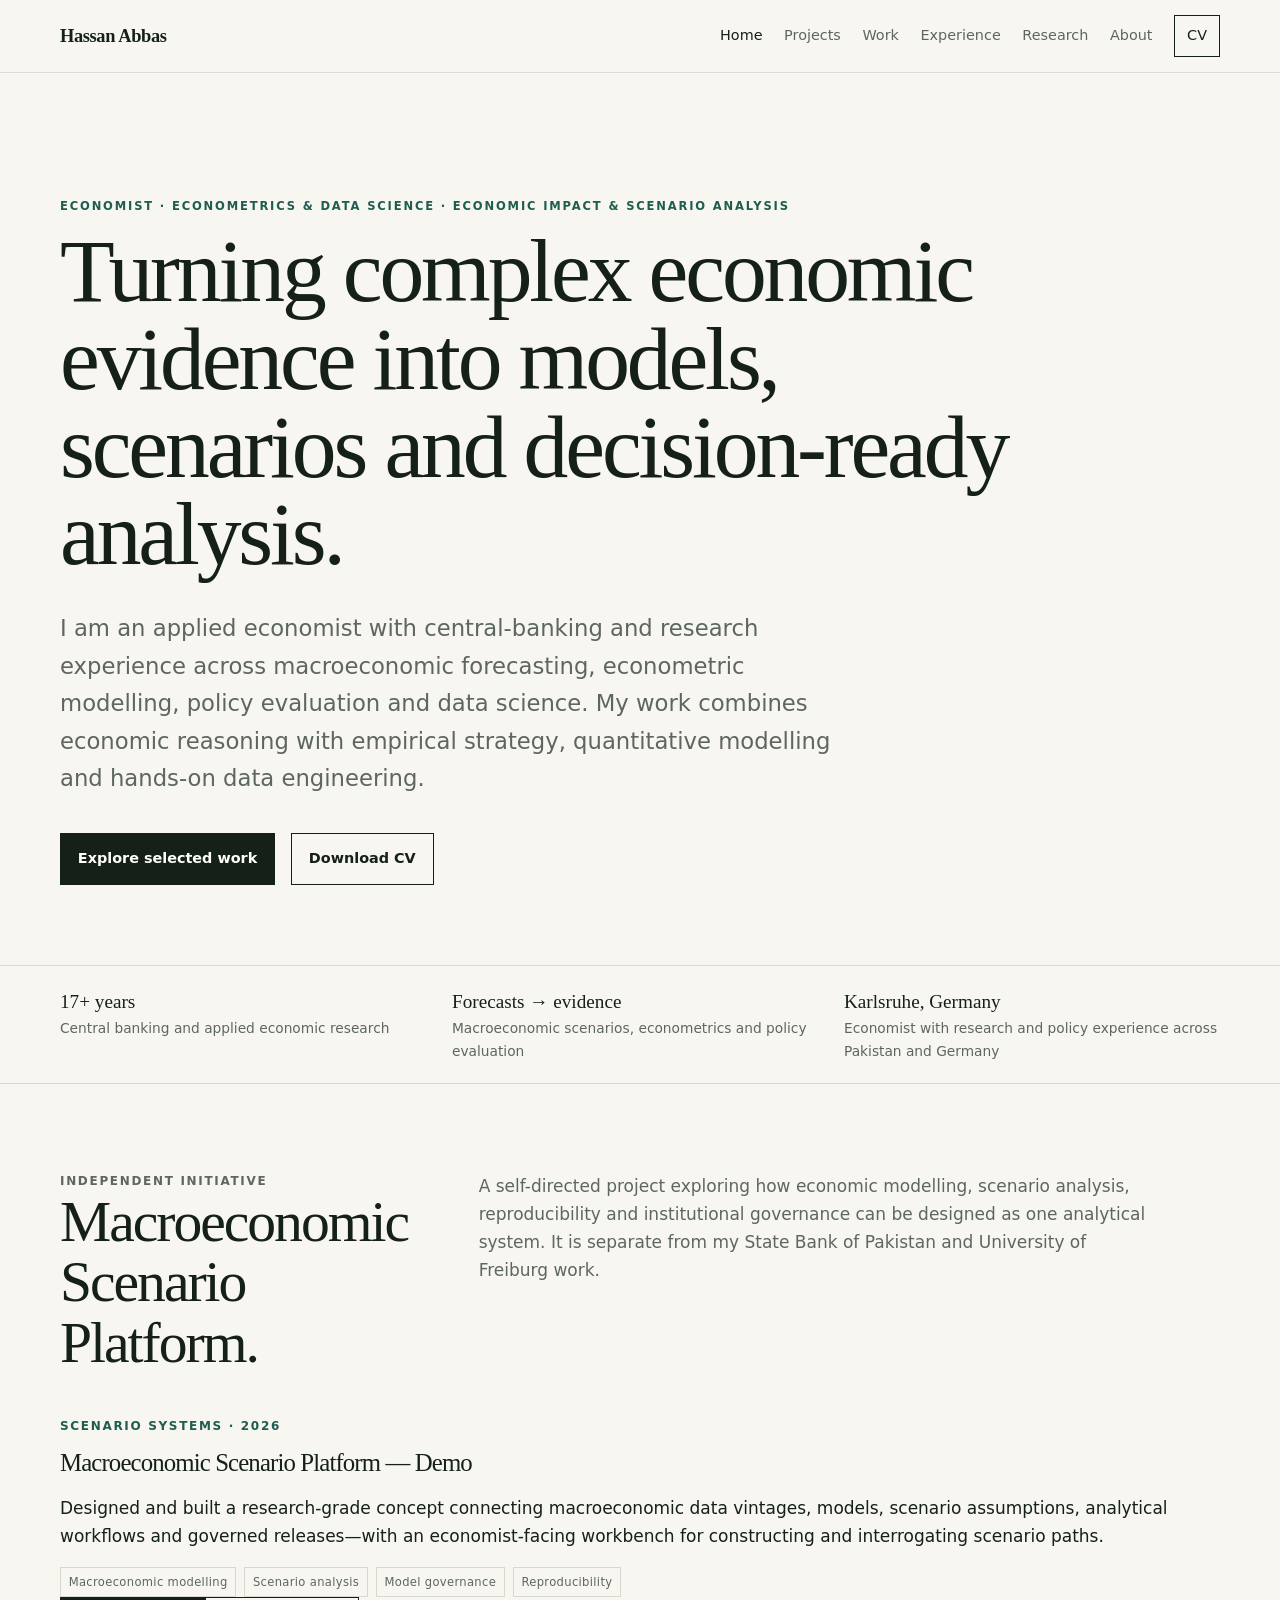
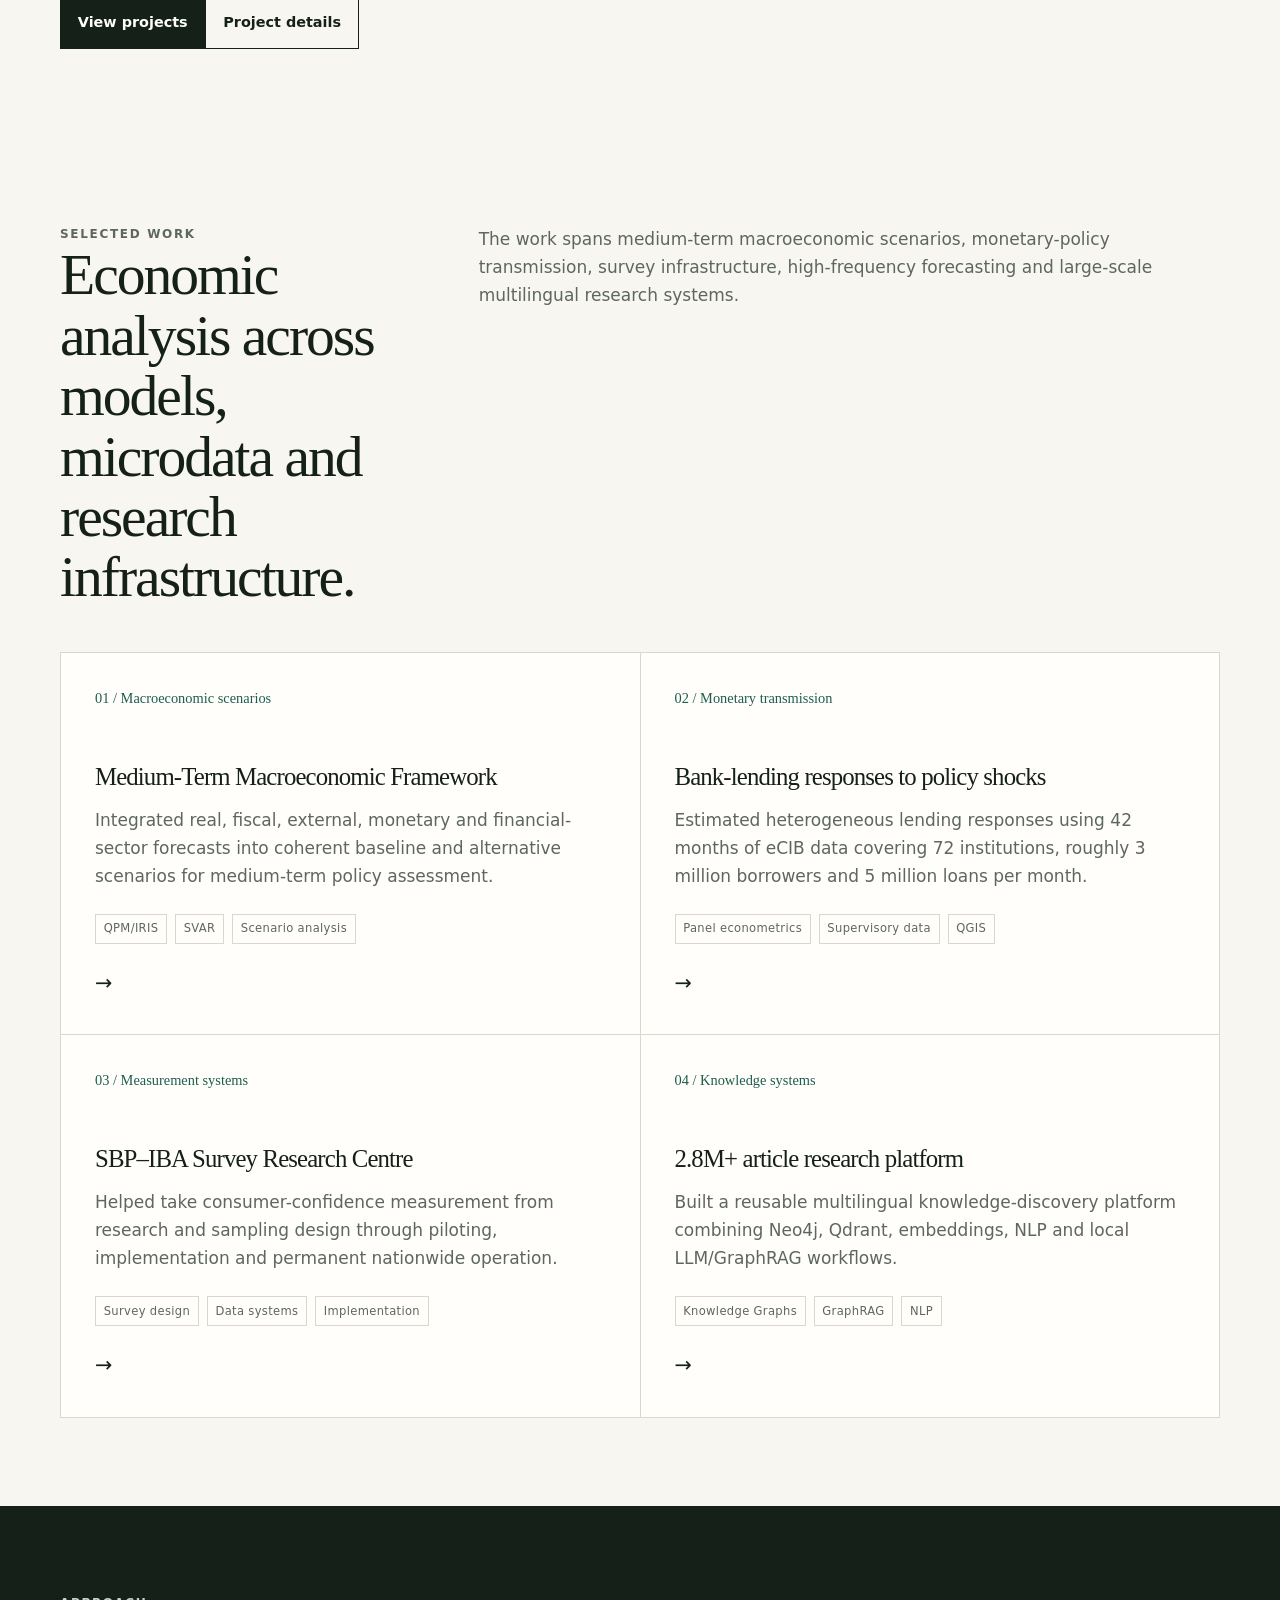
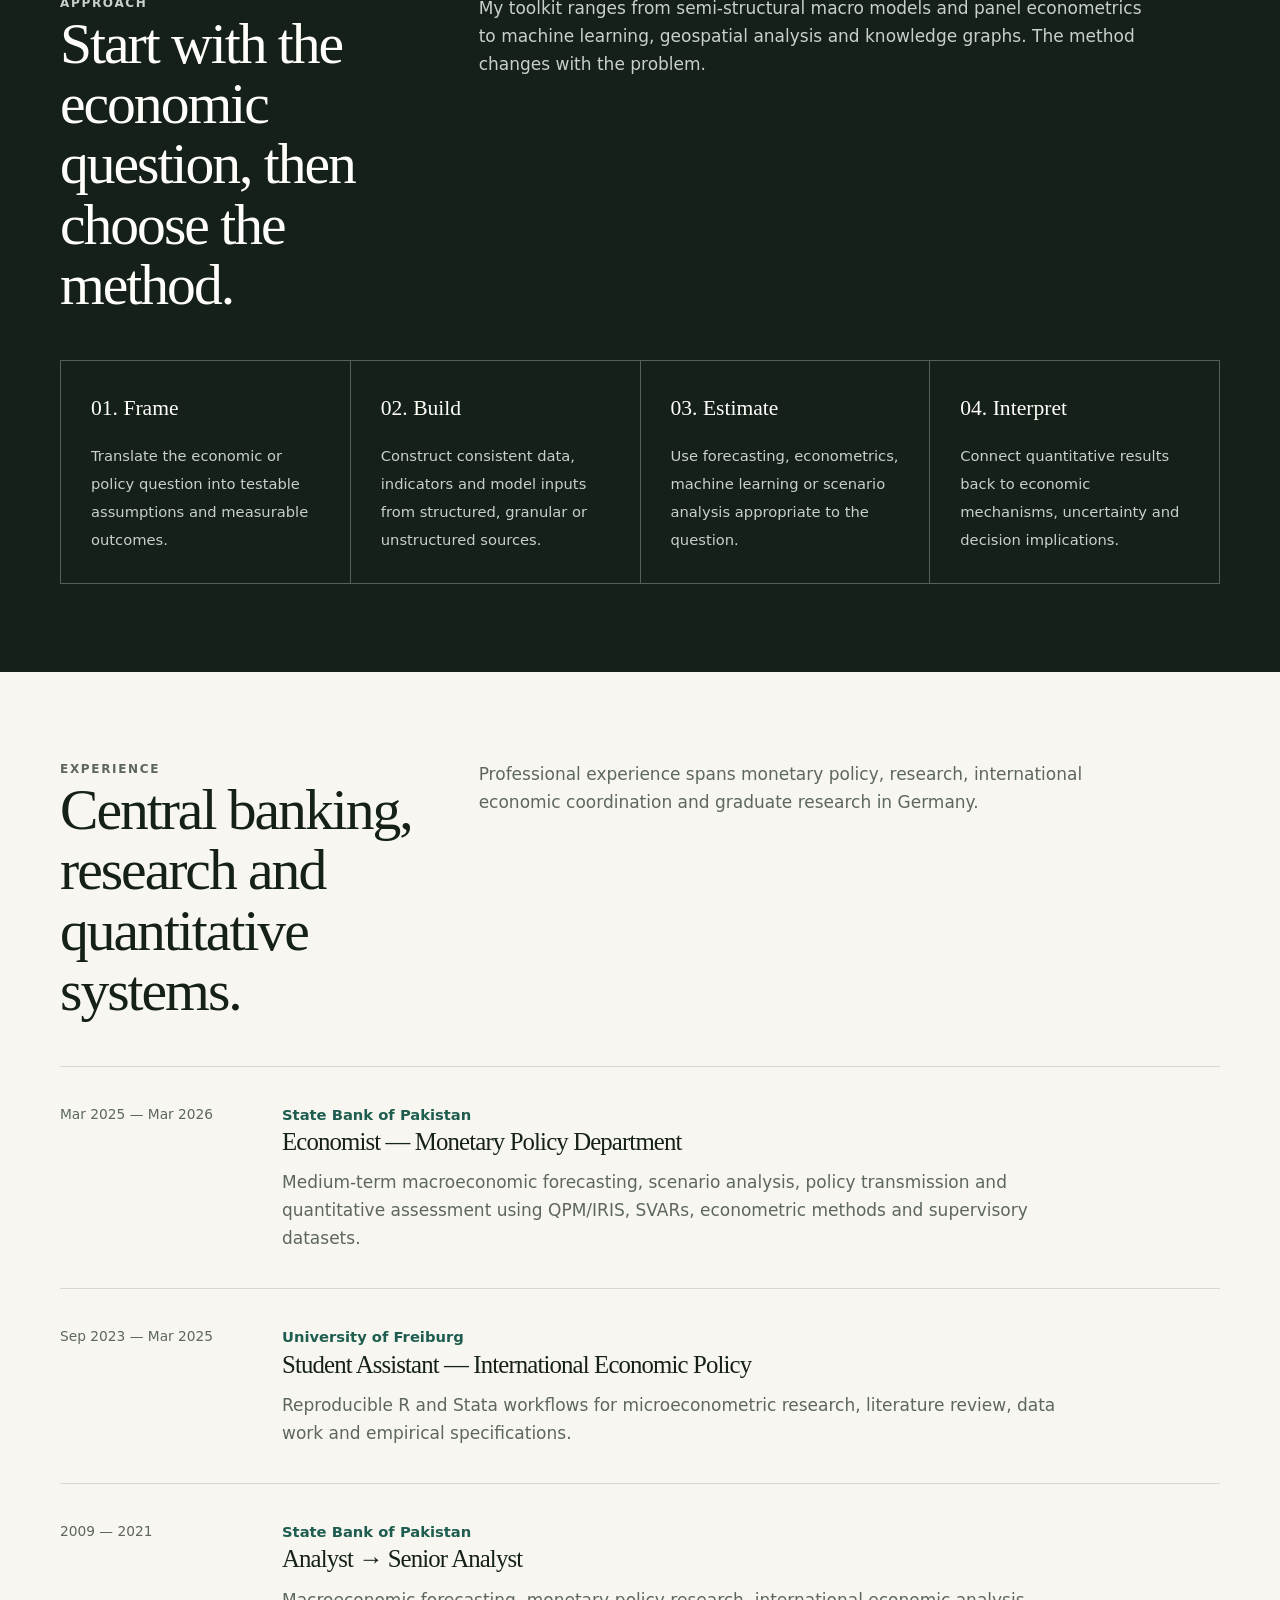
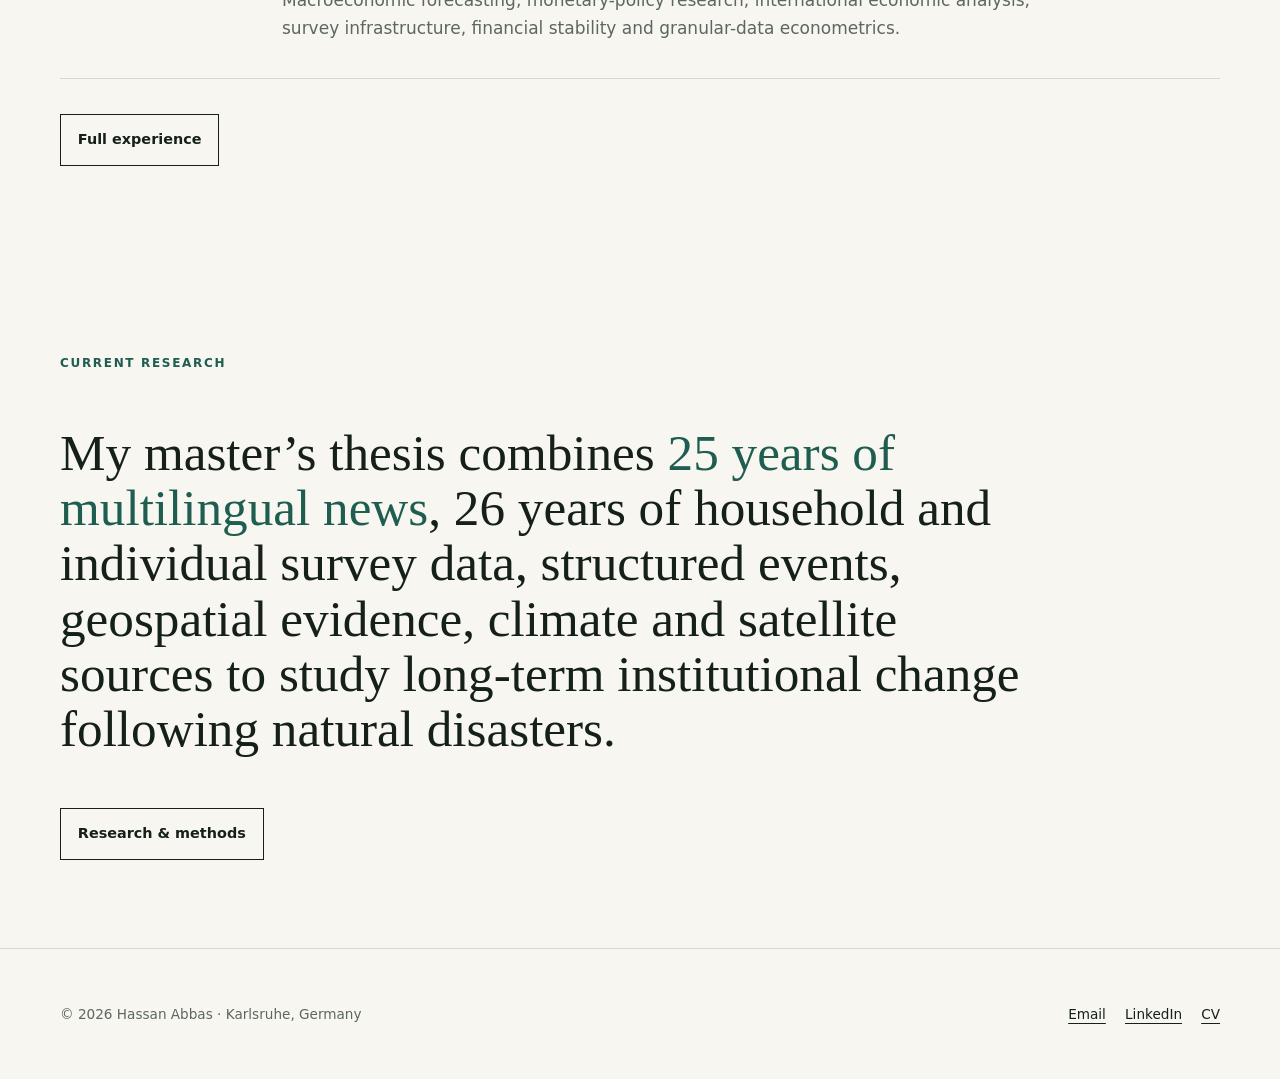
<file: index.html>
<!doctype html>
<html lang="en"><head><meta charset="utf-8"><meta name="viewport" content="width=device-width,initial-scale=1"><meta name="description" content="Hassan Abbas — applied economist working across econometrics, macroeconomic forecasting, scenario analysis, data science and policy evaluation."><title>Hassan Abbas — Economist | Econometrics, Data Science & Scenario Analysis</title><link rel="stylesheet" href="assets/styles.css"></head>
<body><a class="skip" href="#main">Skip to content</a>
<header><div class="wrap nav"><a class="brand" href="index.html">Hassan Abbas</a><button class="menu" aria-label="Toggle navigation" aria-expanded="false">☰</button><nav class="navlinks" aria-label="Primary"><a class="active" href="index.html">Home</a><a href="projects.html">Projects</a><a href="work.html">Work</a><a href="experience.html">Experience</a><a href="research.html">Research</a><a href="about.html">About</a><a class="cvlink" href="cv.html">CV</a></nav></div></header>
<main id="main">
<section class="hero"><div class="wrap"><p class="eyebrow">Economist · Econometrics & data science · Economic impact & scenario analysis</p><h1>Turning complex economic evidence into models, scenarios and decision-ready analysis.</h1><p class="lede">I am an applied economist with central-banking and research experience across macroeconomic forecasting, econometric modelling, policy evaluation and data science. My work combines economic reasoning with empirical strategy, quantitative modelling and hands-on data engineering.</p><div class="actions"><a class="btn primary" href="work.html">Explore selected work</a><a class="btn" href="cv/Hassan-Abbas-CV.pdf">Download CV</a></div></div></section>
<div class="meta-strip"><div class="wrap meta-grid"><div class="meta-item"><strong>17+ years</strong>Central banking and applied economic research</div><div class="meta-item"><strong>Forecasts → evidence</strong>Macroeconomic scenarios, econometrics and policy evaluation</div><div class="meta-item"><strong>Karlsruhe, Germany</strong>Economist with research and policy experience across Pakistan and Germany</div></div></div>
<section class="reveal independent-projects"><div class="wrap"><div class="section-head"><div><p class="kicker">Independent initiative</p><h2>Macroeconomic Scenario Platform.</h2></div><p>A self-directed project exploring how economic modelling, scenario analysis, reproducibility and institutional governance can be designed as one analytical system. It is separate from my State Bank of Pakistan and University of Freiburg work.</p></div><div class="feature-project"><div><p class="kicker">Scenario systems · 2026</p><h3>Macroeconomic Scenario Platform — Demo</h3><p>Designed and built a research-grade concept connecting macroeconomic data vintages, models, scenario assumptions, analytical workflows and governed releases—with an economist-facing workbench for constructing and interrogating scenario paths.</p><div class="tags"><span class="tag">Macroeconomic modelling</span><span class="tag">Scenario analysis</span><span class="tag">Model governance</span><span class="tag">Reproducibility</span></div></div><div class="feature-actions"><a class="btn primary" href="projects.html">View projects</a><a class="btn" href="macro-scenario-platform.html">Project details</a></div></div></div></section><section class="reveal"><div class="wrap"><div class="section-head"><div><p class="kicker">Selected work</p><h2>Economic analysis across models, microdata and research infrastructure.</h2></div><p>The work spans medium-term macroeconomic scenarios, monetary-policy transmission, survey infrastructure, high-frequency forecasting and large-scale multilingual research systems.</p></div><div class="work-grid">
<article class="work-card"><div class="num">01 / Macroeconomic scenarios</div><h3>Medium-Term Macroeconomic Framework</h3><p>Integrated real, fiscal, external, monetary and financial-sector forecasts into coherent baseline and alternative scenarios for medium-term policy assessment.</p><div class="tags"><span class="tag">QPM/IRIS</span><span class="tag">SVAR</span><span class="tag">Scenario analysis</span></div><a class="arrow" href="work.html#framework" aria-label="Read macroeconomic framework case study">→</a></article>
<article class="work-card"><div class="num">02 / Monetary transmission</div><h3>Bank-lending responses to policy shocks</h3><p>Estimated heterogeneous lending responses using 42 months of eCIB data covering 72 institutions, roughly 3 million borrowers and 5 million loans per month.</p><div class="tags"><span class="tag">Panel econometrics</span><span class="tag">Supervisory data</span><span class="tag">QGIS</span></div><a class="arrow" href="work.html#lending" aria-label="Read monetary transmission case study">→</a></article>
<article class="work-card"><div class="num">03 / Measurement systems</div><h3>SBP–IBA Survey Research Centre</h3><p>Helped take consumer-confidence measurement from research and sampling design through piloting, implementation and permanent nationwide operation.</p><div class="tags"><span class="tag">Survey design</span><span class="tag">Data systems</span><span class="tag">Implementation</span></div><a class="arrow" href="work.html#survey" aria-label="Read survey centre case study">→</a></article>
<article class="work-card"><div class="num">04 / Knowledge systems</div><h3>2.8M+ article research platform</h3><p>Built a reusable multilingual knowledge-discovery platform combining Neo4j, Qdrant, embeddings, NLP and local LLM/GraphRAG workflows.</p><div class="tags"><span class="tag">Knowledge Graphs</span><span class="tag">GraphRAG</span><span class="tag">NLP</span></div><a class="arrow" href="work.html#knowledge" aria-label="Read knowledge platform case study">→</a></article>
</div></div></section>
<section class="statement reveal"><div class="wrap"><div class="section-head"><div><p class="kicker">Approach</p><h2>Start with the economic question, then choose the method.</h2></div><p>My toolkit ranges from semi-structural macro models and panel econometrics to machine learning, geospatial analysis and knowledge graphs. The method changes with the problem.</p></div><div class="statement-flow"><div class="flow-step"><b>01. Frame</b><span>Translate the economic or policy question into testable assumptions and measurable outcomes.</span></div><div class="flow-step"><b>02. Build</b><span>Construct consistent data, indicators and model inputs from structured, granular or unstructured sources.</span></div><div class="flow-step"><b>03. Estimate</b><span>Use forecasting, econometrics, machine learning or scenario analysis appropriate to the question.</span></div><div class="flow-step"><b>04. Interpret</b><span>Connect quantitative results back to economic mechanisms, uncertainty and decision implications.</span></div></div></div></section>
<section class="reveal"><div class="wrap"><div class="section-head"><div><p class="kicker">Experience</p><h2>Central banking, research and quantitative systems.</h2></div><p>Professional experience spans monetary policy, research, international economic coordination and graduate research in Germany.</p></div><div class="timeline"><article class="role"><time>Mar 2025 — Mar 2026</time><div><div class="org">State Bank of Pakistan</div><h3>Economist — Monetary Policy Department</h3><p>Medium-term macroeconomic forecasting, scenario analysis, policy transmission and quantitative assessment using QPM/IRIS, SVARs, econometric methods and supervisory datasets.</p></div></article><article class="role"><time>Sep 2023 — Mar 2025</time><div><div class="org">University of Freiburg</div><h3>Student Assistant — International Economic Policy</h3><p>Reproducible R and Stata workflows for microeconometric research, literature review, data work and empirical specifications.</p></div></article><article class="role"><time>2009 — 2021</time><div><div class="org">State Bank of Pakistan</div><h3>Analyst → Senior Analyst</h3><p>Macroeconomic forecasting, monetary-policy research, international economic analysis, survey infrastructure, financial stability and granular-data econometrics.</p></div></article></div><div class="actions"><a class="btn" href="experience.html">Full experience</a></div></div></section>
<section class="reveal"><div class="wrap"><p class="kicker">Current research</p><p class="quote">My master’s thesis combines <em>25 years of multilingual news</em>, 26 years of household and individual survey data, structured events, geospatial evidence, climate and satellite sources to study long-term institutional change following natural disasters.</p><div class="actions"><a class="btn" href="research.html">Research & methods</a></div></div></section>
</main>
<footer><div class="wrap footer-grid"><p>© 2026 Hassan Abbas · Karlsruhe, Germany</p><div class="footer-links"><a href="mailto:hassanabbas.baig@gmail.com">Email</a><a href="https://linkedin.com/in/has-san-ab-bas">LinkedIn</a><a href="cv/Hassan-Abbas-CV.pdf">CV</a></div></div></footer><script src="assets/site.js"></script></body></html>
</file>
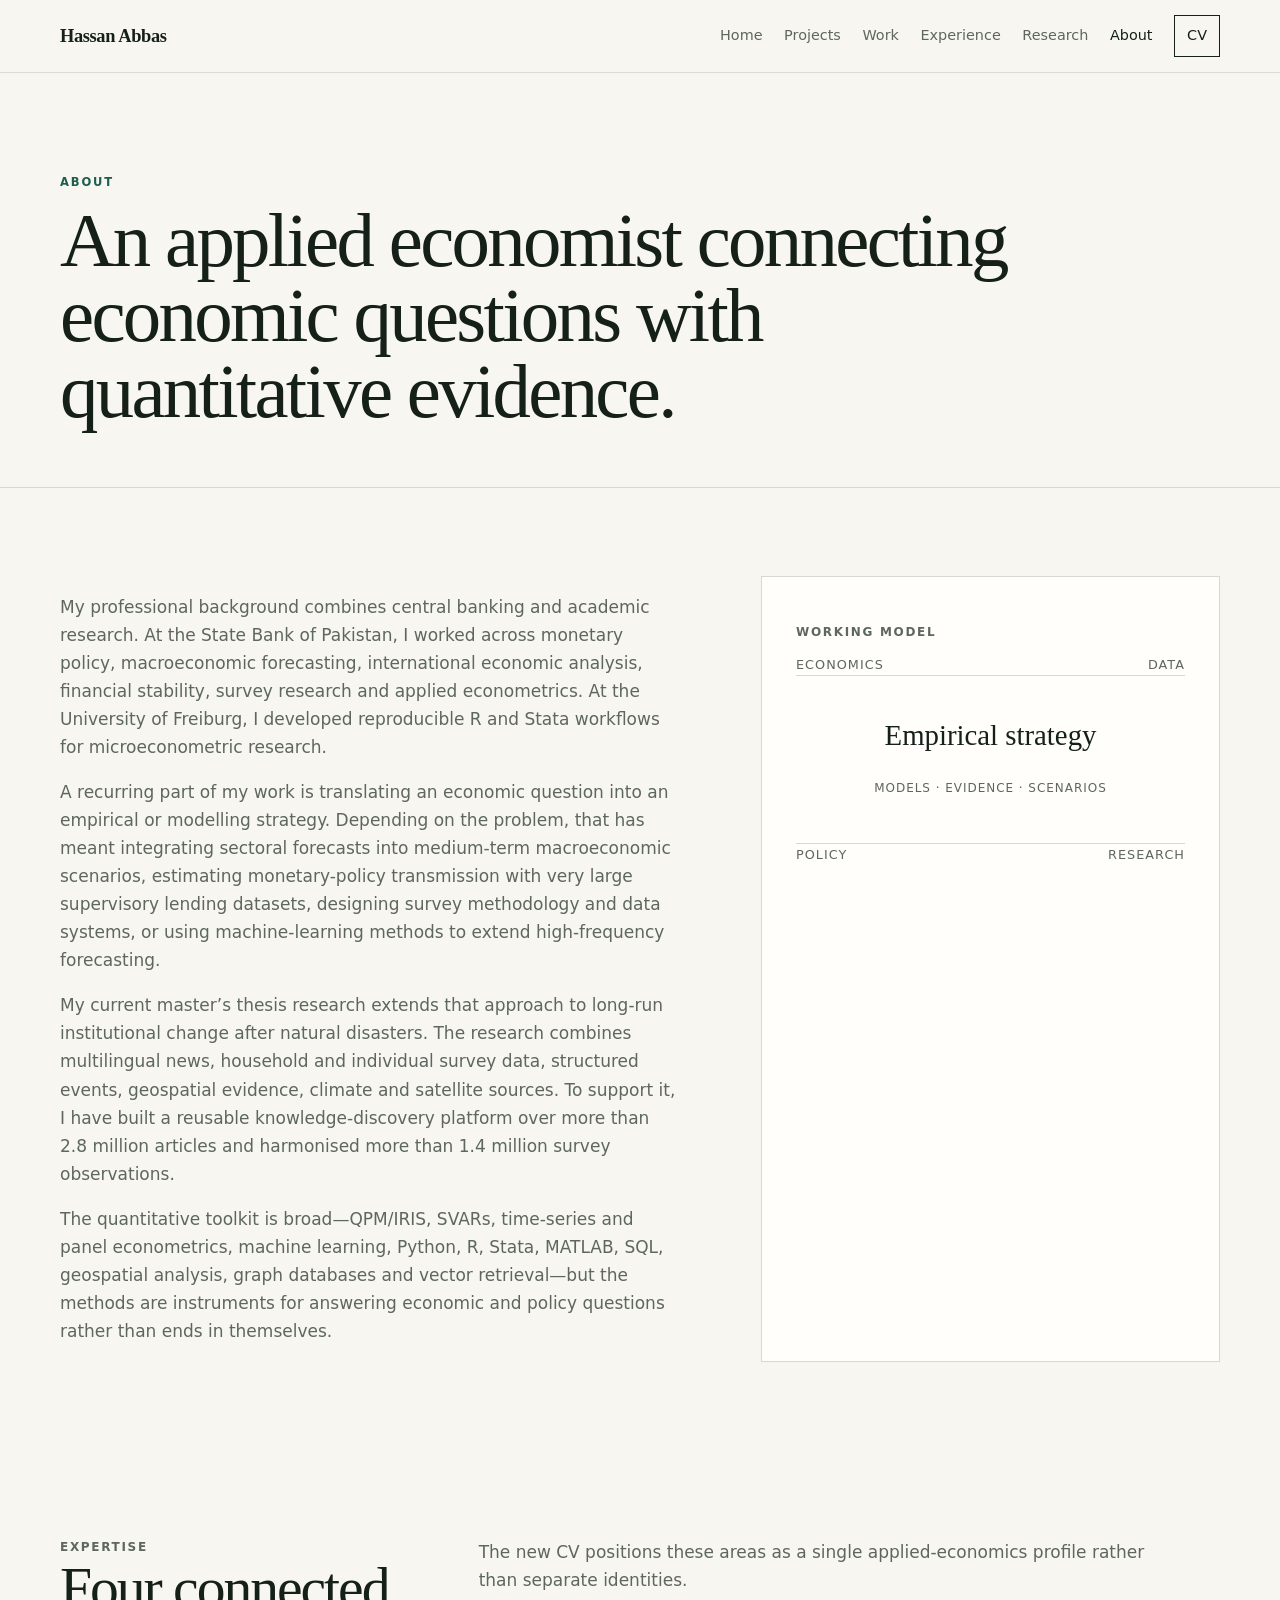
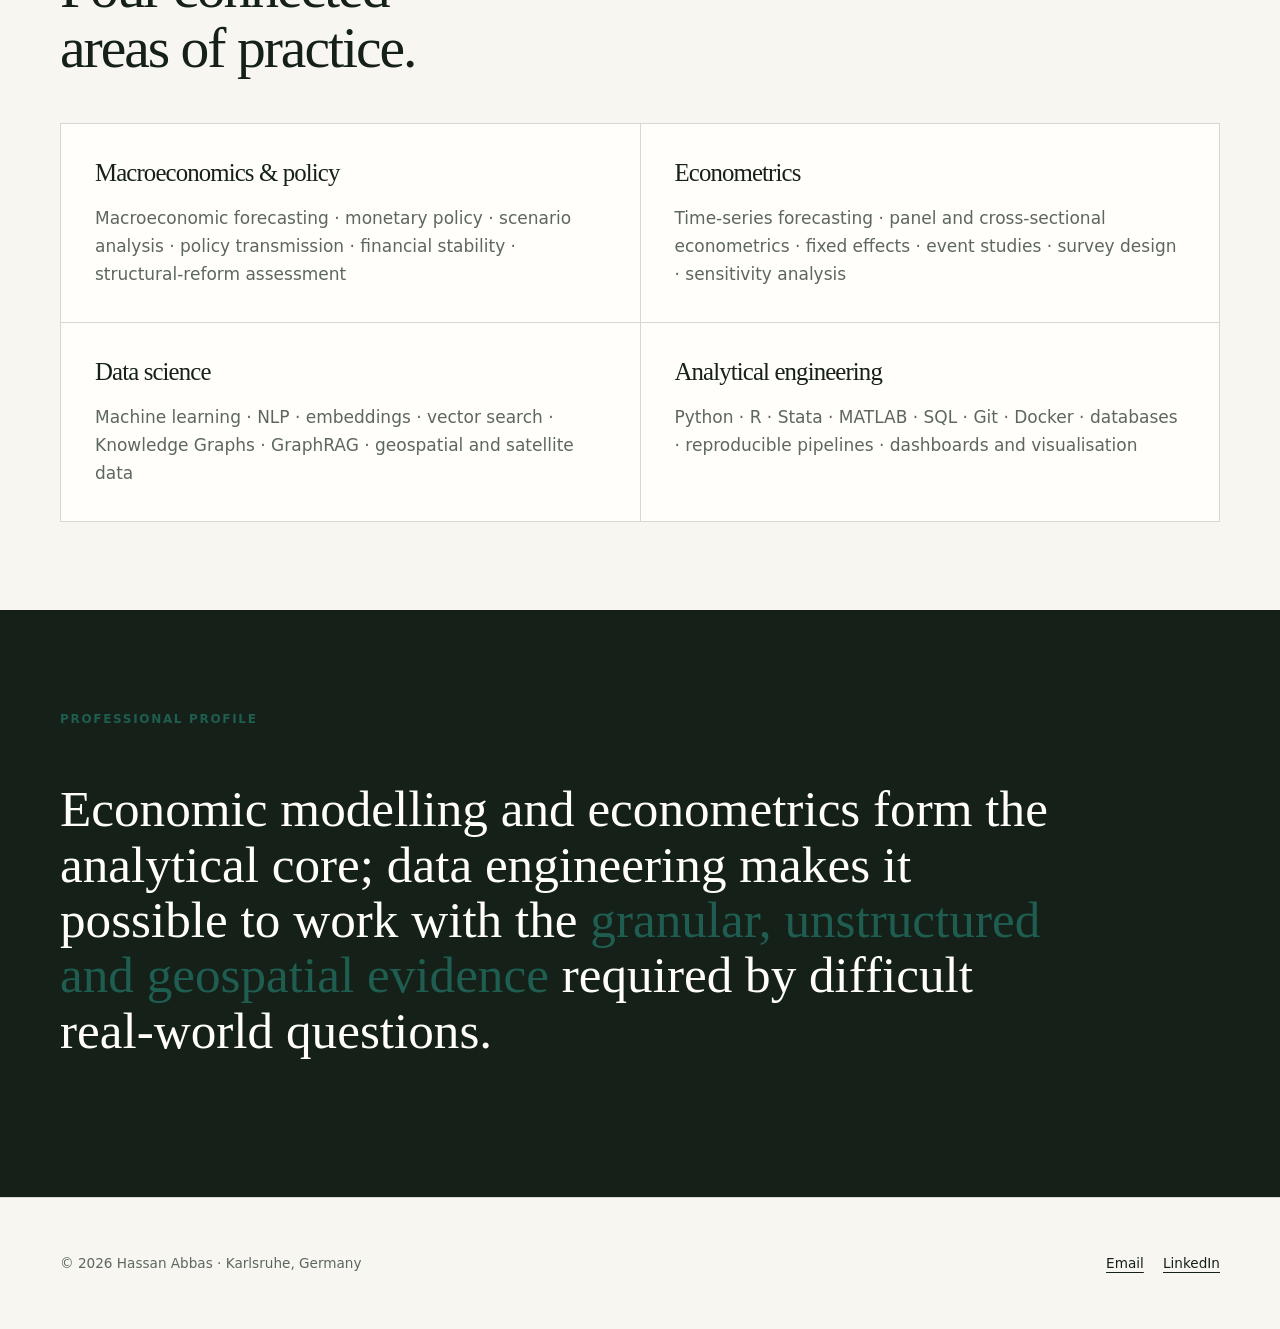
<file: about.html>
<!doctype html><html lang="en"><head><meta charset="utf-8"><meta name="viewport" content="width=device-width,initial-scale=1"><meta name="description" content="About Hassan Abbas — applied economist working across econometrics, macroeconomic forecasting, scenario analysis and data science."><title>About — Hassan Abbas</title><link rel="stylesheet" href="assets/styles.css"></head><body><a class="skip" href="#main">Skip to content</a><header><div class="wrap nav"><a class="brand" href="index.html">Hassan Abbas</a><button class="menu" aria-label="Toggle navigation" aria-expanded="false">☰</button><nav class="navlinks" aria-label="Primary"><a href="index.html">Home</a><a href="projects.html">Projects</a><a href="work.html">Work</a><a href="experience.html">Experience</a><a href="research.html">Research</a><a class="active" href="about.html">About</a><a class="cvlink" href="cv.html">CV</a></nav></div></header><main id="main"><section class="page-hero"><div class="wrap"><p class="eyebrow">About</p><h1>An applied economist connecting economic questions with quantitative evidence.</h1></div></section>
<section><div class="wrap about-grid"><article><p>My professional background combines central banking and academic research. At the State Bank of Pakistan, I worked across monetary policy, macroeconomic forecasting, international economic analysis, financial stability, survey research and applied econometrics. At the University of Freiburg, I developed reproducible R and Stata workflows for microeconometric research.</p><p>A recurring part of my work is translating an economic question into an empirical or modelling strategy. Depending on the problem, that has meant integrating sectoral forecasts into medium-term macroeconomic scenarios, estimating monetary-policy transmission with very large supervisory lending datasets, designing survey methodology and data systems, or using machine-learning methods to extend high-frequency forecasting.</p><p>My current master’s thesis research extends that approach to long-run institutional change after natural disasters. The research combines multilingual news, household and individual survey data, structured events, geospatial evidence, climate and satellite sources. To support it, I have built a reusable knowledge-discovery platform over more than 2.8 million articles and harmonised more than 1.4 million survey observations.</p><p>The quantitative toolkit is broad—QPM/IRIS, SVARs, time-series and panel econometrics, machine learning, Python, R, Stata, MATLAB, SQL, geospatial analysis, graph databases and vector retrieval—but the methods are instruments for answering economic and policy questions rather than ends in themselves.</p></article><aside class="matrix"><p class="kicker">Working model</p><div class="matrix-labels"><span>Economics</span><span>Data</span></div><div class="matrix-line"></div><div class="matrix-center">Empirical strategy<br><small style="font-family:var(--sans);font-size:.75rem;color:var(--muted);letter-spacing:.08em;text-transform:uppercase">models · evidence · scenarios</small></div><div class="matrix-line"></div><div class="matrix-labels"><span>Policy</span><span>Research</span></div></aside></div></section>
<section class="reveal"><div class="wrap"><div class="section-head"><div><p class="kicker">Expertise</p><h2>Four connected areas of practice.</h2></div><p>The new CV positions these areas as a single applied-economics profile rather than separate identities.</p></div><div class="expertise"><article><h3>Macroeconomics & policy</h3><p>Macroeconomic forecasting · monetary policy · scenario analysis · policy transmission · financial stability · structural-reform assessment</p></article><article><h3>Econometrics</h3><p>Time-series forecasting · panel and cross-sectional econometrics · fixed effects · event studies · survey design · sensitivity analysis</p></article><article><h3>Data science</h3><p>Machine learning · NLP · embeddings · vector search · Knowledge Graphs · GraphRAG · geospatial and satellite data</p></article><article><h3>Analytical engineering</h3><p>Python · R · Stata · MATLAB · SQL · Git · Docker · databases · reproducible pipelines · dashboards and visualisation</p></article></div></div></section>
<section class="statement reveal"><div class="wrap"><p class="kicker">Professional profile</p><p class="quote">Economic modelling and econometrics form the analytical core; data engineering makes it possible to work with the <em>granular, unstructured and geospatial evidence</em> required by difficult real-world questions.</p></div></section>
</main><footer><div class="wrap footer-grid"><p>© 2026 Hassan Abbas · Karlsruhe, Germany</p><div class="footer-links"><a href="mailto:hassanabbas.baig@gmail.com">Email</a><a href="https://linkedin.com/in/has-san-ab-bas">LinkedIn</a></div></div></footer><script src="assets/site.js"></script></body></html>
</file>
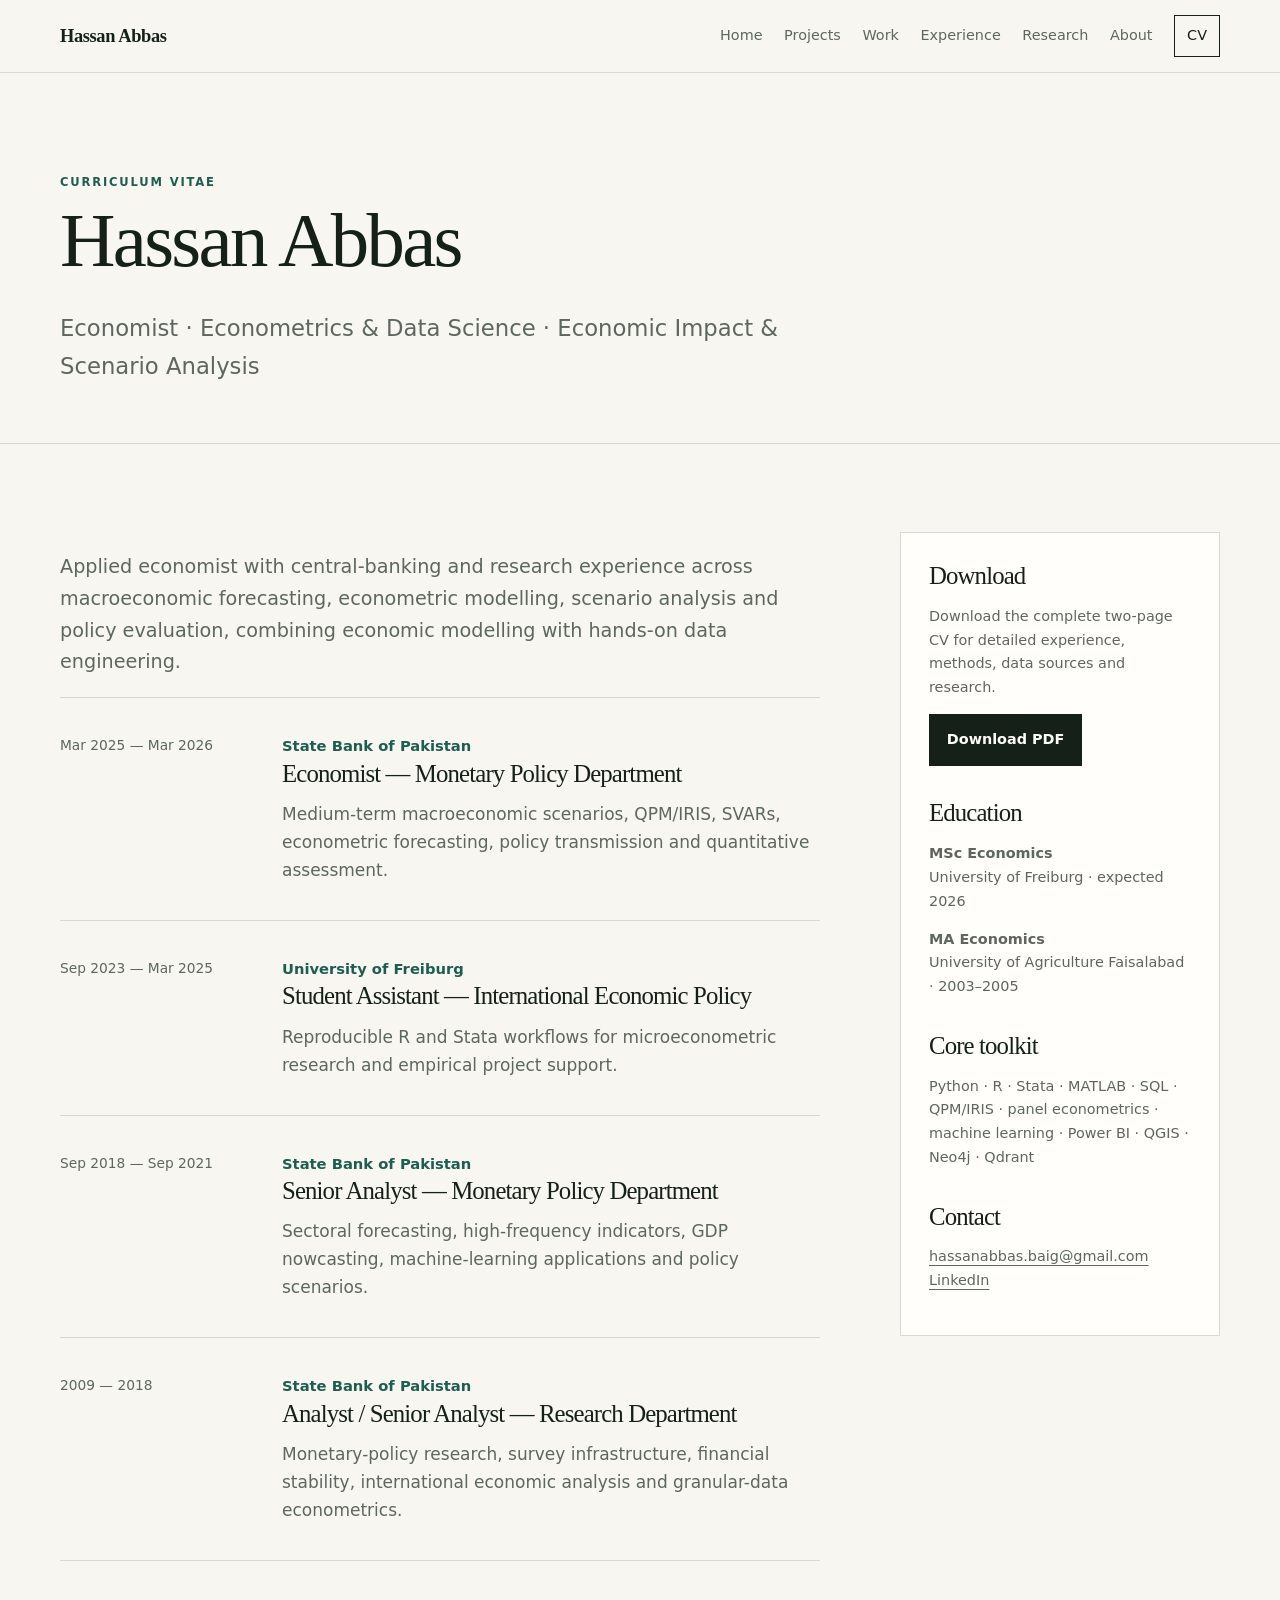
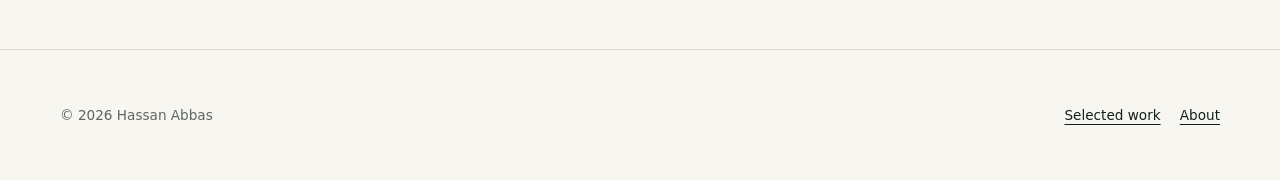
<file: cv.html>
<!doctype html><html lang="en"><head><meta charset="utf-8"><meta name="viewport" content="width=device-width,initial-scale=1"><meta name="description" content="CV of Hassan Abbas, applied economist specialising in econometrics, data science, macroeconomic forecasting and scenario analysis."><title>CV — Hassan Abbas</title><link rel="stylesheet" href="assets/styles.css"></head><body><a class="skip" href="#main">Skip to content</a><header><div class="wrap nav"><a class="brand" href="index.html">Hassan Abbas</a><button class="menu" aria-label="Toggle navigation" aria-expanded="false">☰</button><nav class="navlinks" aria-label="Primary"><a href="index.html">Home</a><a href="projects.html">Projects</a><a href="work.html">Work</a><a href="experience.html">Experience</a><a href="research.html">Research</a><a href="about.html">About</a><a class="cvlink active" href="cv.html">CV</a></nav></div></header><main id="main"><section class="page-hero"><div class="wrap"><p class="eyebrow">Curriculum vitae</p><h1>Hassan Abbas</h1><p class="lede">Economist · Econometrics & Data Science · Economic Impact & Scenario Analysis</p></div></section><section><div class="wrap cv-layout"><div><p class="cv-summary">Applied economist with central-banking and research experience across macroeconomic forecasting, econometric modelling, scenario analysis and policy evaluation, combining economic modelling with hands-on data engineering.</p><div class="timeline"><article class="role"><time>Mar 2025 — Mar 2026</time><div><div class="org">State Bank of Pakistan</div><h3>Economist — Monetary Policy Department</h3><p>Medium-term macroeconomic scenarios, QPM/IRIS, SVARs, econometric forecasting, policy transmission and quantitative assessment.</p></div></article><article class="role"><time>Sep 2023 — Mar 2025</time><div><div class="org">University of Freiburg</div><h3>Student Assistant — International Economic Policy</h3><p>Reproducible R and Stata workflows for microeconometric research and empirical project support.</p></div></article><article class="role"><time>Sep 2018 — Sep 2021</time><div><div class="org">State Bank of Pakistan</div><h3>Senior Analyst — Monetary Policy Department</h3><p>Sectoral forecasting, high-frequency indicators, GDP nowcasting, machine-learning applications and policy scenarios.</p></div></article><article class="role"><time>2009 — 2018</time><div><div class="org">State Bank of Pakistan</div><h3>Analyst / Senior Analyst — Research Department</h3><p>Monetary-policy research, survey infrastructure, financial stability, international economic analysis and granular-data econometrics.</p></div></article></div></div><aside><div class="sidebar-card"><h3>Download</h3><p>Download the complete two-page CV for detailed experience, methods, data sources and research.</p><a class="btn primary" href="cv/Hassan-Abbas-CV.pdf">Download PDF</a><h3 style="margin-top:2rem">Education</h3><p><strong>MSc Economics</strong><br>University of Freiburg · expected 2026</p><p><strong>MA Economics</strong><br>University of Agriculture Faisalabad · 2003–2005</p><h3 style="margin-top:2rem">Core toolkit</h3><p>Python · R · Stata · MATLAB · SQL · QPM/IRIS · panel econometrics · machine learning · Power BI · QGIS · Neo4j · Qdrant</p><h3 style="margin-top:2rem">Contact</h3><p><a href="mailto:hassanabbas.baig@gmail.com">hassanabbas.baig@gmail.com</a><br><a href="https://linkedin.com/in/has-san-ab-bas">LinkedIn</a></p></div></aside></div></section></main><footer><div class="wrap footer-grid"><p>© 2026 Hassan Abbas</p><div class="footer-links"><a href="work.html">Selected work</a><a href="about.html">About</a></div></div></footer><script src="assets/site.js"></script></body></html>
</file>
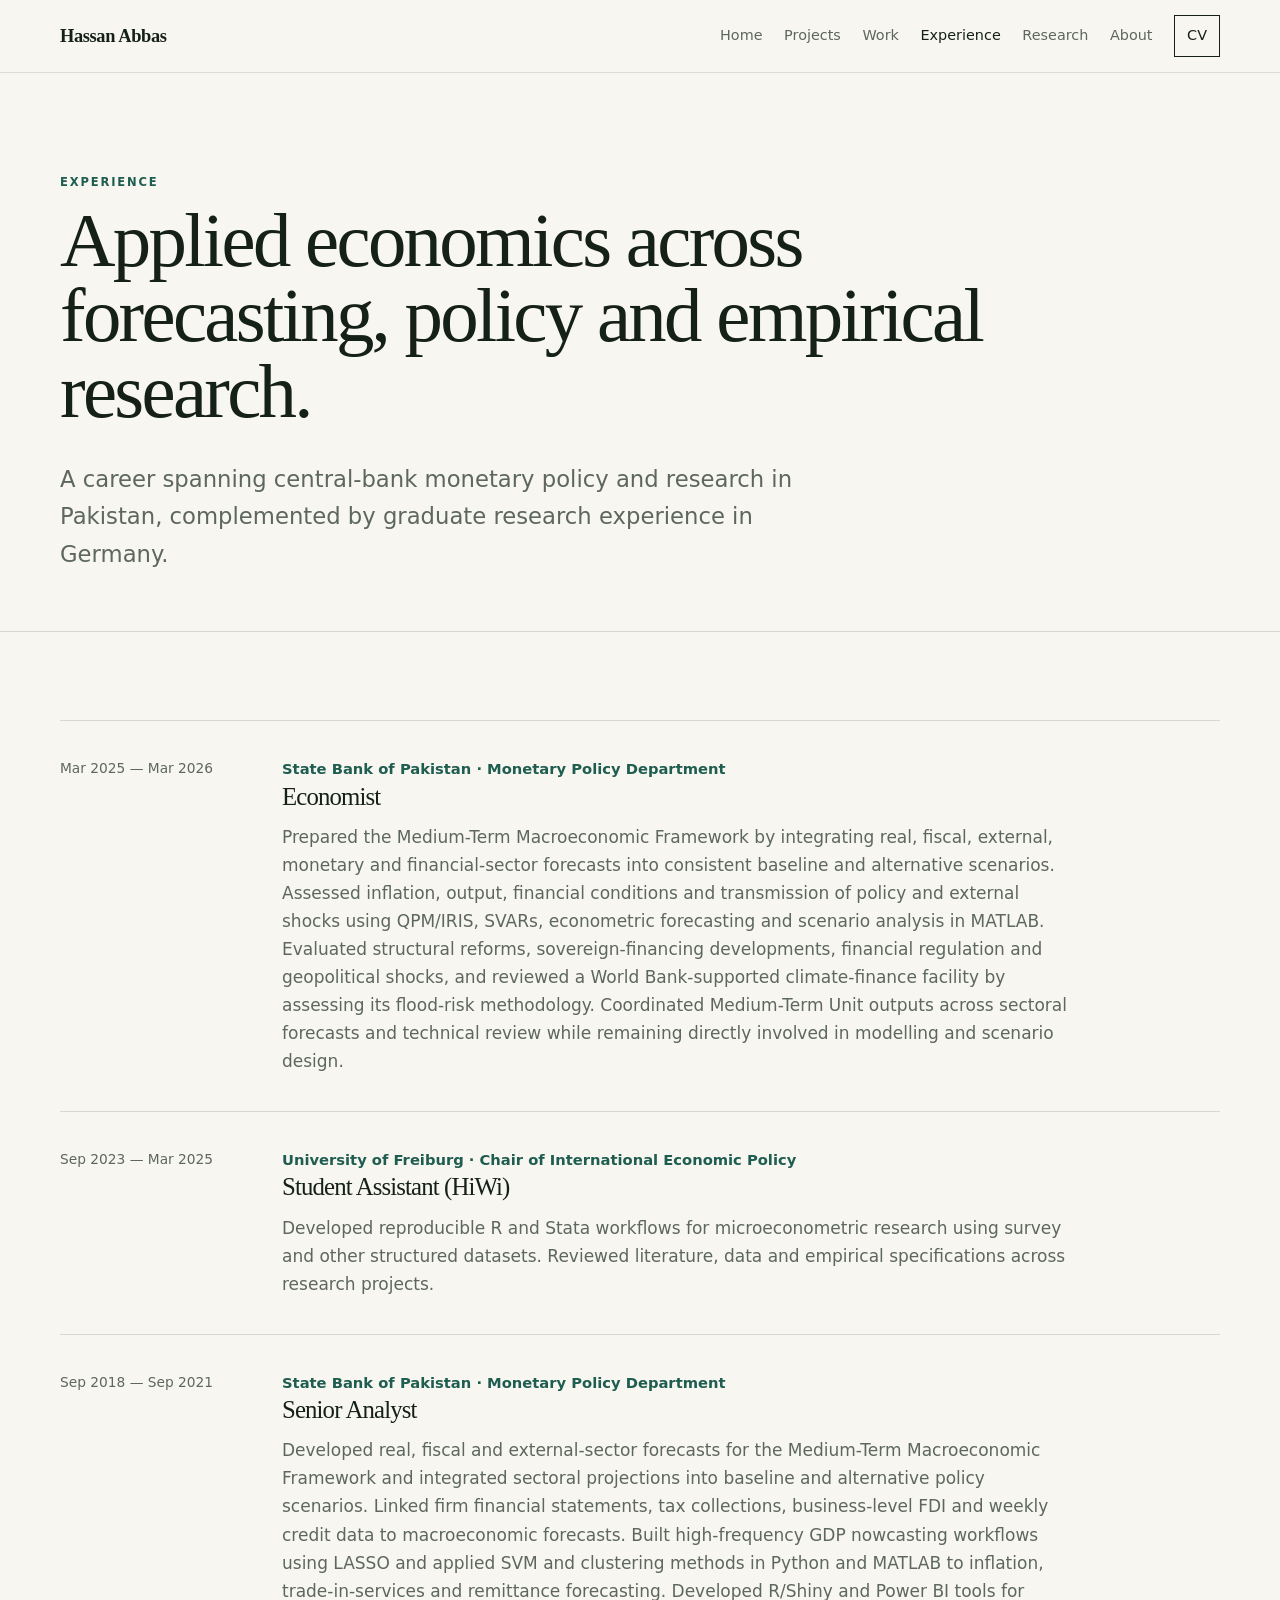
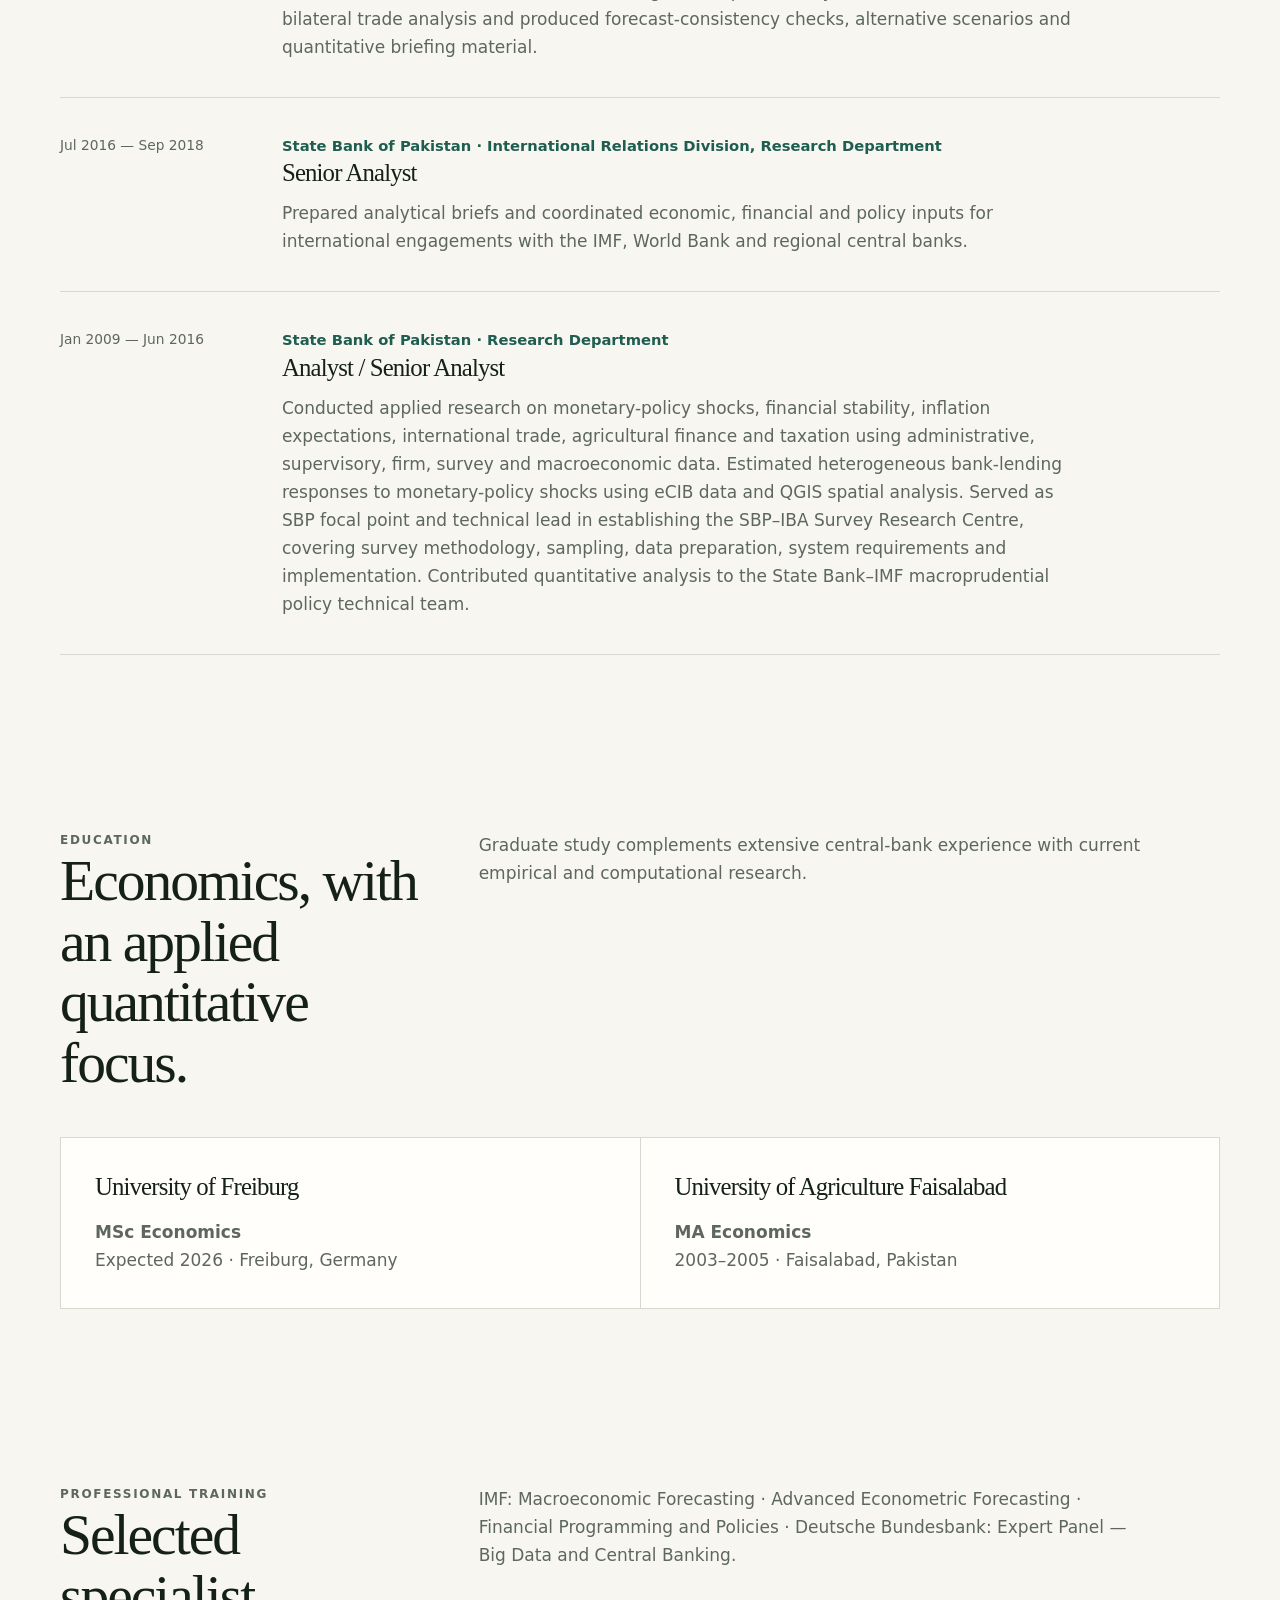
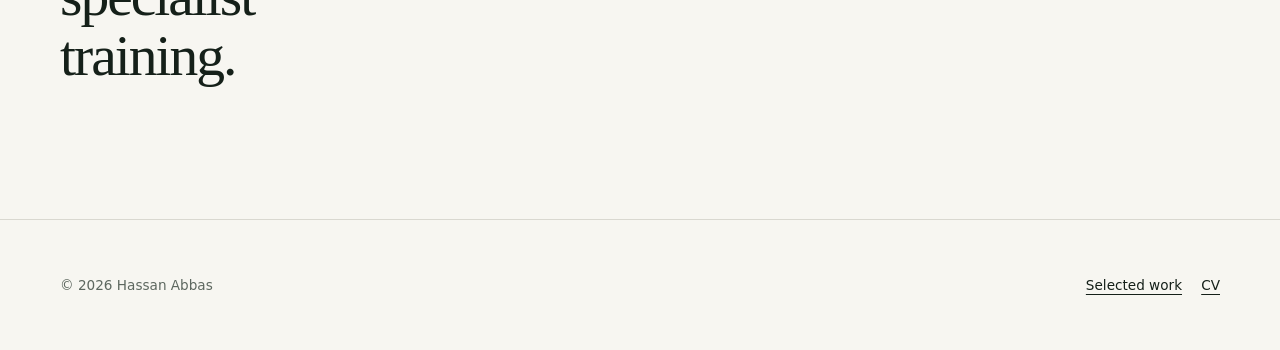
<file: experience.html>
<!doctype html><html lang="en"><head><meta charset="utf-8"><meta name="viewport" content="width=device-width,initial-scale=1"><meta name="description" content="Career experience of Hassan Abbas across monetary policy, macroeconomic forecasting, econometric research and international economic analysis."><title>Experience — Hassan Abbas</title><link rel="stylesheet" href="assets/styles.css"></head><body><a class="skip" href="#main">Skip to content</a><header><div class="wrap nav"><a class="brand" href="index.html">Hassan Abbas</a><button class="menu" aria-label="Toggle navigation" aria-expanded="false">☰</button><nav class="navlinks" aria-label="Primary"><a href="index.html">Home</a><a href="projects.html">Projects</a><a href="work.html">Work</a><a class="active" href="experience.html">Experience</a><a href="research.html">Research</a><a href="about.html">About</a><a class="cvlink" href="cv.html">CV</a></nav></div></header><main id="main"><section class="page-hero"><div class="wrap"><p class="eyebrow">Experience</p><h1>Applied economics across forecasting, policy and empirical research.</h1><p class="lede">A career spanning central-bank monetary policy and research in Pakistan, complemented by graduate research experience in Germany.</p></div></section>
<section><div class="wrap"><div class="timeline">
<article class="role"><time>Mar 2025 — Mar 2026</time><div><div class="org">State Bank of Pakistan · Monetary Policy Department</div><h3>Economist</h3><p>Prepared the Medium-Term Macroeconomic Framework by integrating real, fiscal, external, monetary and financial-sector forecasts into consistent baseline and alternative scenarios. Assessed inflation, output, financial conditions and transmission of policy and external shocks using QPM/IRIS, SVARs, econometric forecasting and scenario analysis in MATLAB. Evaluated structural reforms, sovereign-financing developments, financial regulation and geopolitical shocks, and reviewed a World Bank-supported climate-finance facility by assessing its flood-risk methodology. Coordinated Medium-Term Unit outputs across sectoral forecasts and technical review while remaining directly involved in modelling and scenario design.</p></div></article>
<article class="role"><time>Sep 2023 — Mar 2025</time><div><div class="org">University of Freiburg · Chair of International Economic Policy</div><h3>Student Assistant (HiWi)</h3><p>Developed reproducible R and Stata workflows for microeconometric research using survey and other structured datasets. Reviewed literature, data and empirical specifications across research projects.</p></div></article>
<article class="role"><time>Sep 2018 — Sep 2021</time><div><div class="org">State Bank of Pakistan · Monetary Policy Department</div><h3>Senior Analyst</h3><p>Developed real, fiscal and external-sector forecasts for the Medium-Term Macroeconomic Framework and integrated sectoral projections into baseline and alternative policy scenarios. Linked firm financial statements, tax collections, business-level FDI and weekly credit data to macroeconomic forecasts. Built high-frequency GDP nowcasting workflows using LASSO and applied SVM and clustering methods in Python and MATLAB to inflation, trade-in-services and remittance forecasting. Developed R/Shiny and Power BI tools for bilateral trade analysis and produced forecast-consistency checks, alternative scenarios and quantitative briefing material.</p></div></article>
<article class="role"><time>Jul 2016 — Sep 2018</time><div><div class="org">State Bank of Pakistan · International Relations Division, Research Department</div><h3>Senior Analyst</h3><p>Prepared analytical briefs and coordinated economic, financial and policy inputs for international engagements with the IMF, World Bank and regional central banks.</p></div></article>
<article class="role"><time>Jan 2009 — Jun 2016</time><div><div class="org">State Bank of Pakistan · Research Department</div><h3>Analyst / Senior Analyst</h3><p>Conducted applied research on monetary-policy shocks, financial stability, inflation expectations, international trade, agricultural finance and taxation using administrative, supervisory, firm, survey and macroeconomic data. Estimated heterogeneous bank-lending responses to monetary-policy shocks using eCIB data and QGIS spatial analysis. Served as SBP focal point and technical lead in establishing the SBP–IBA Survey Research Centre, covering survey methodology, sampling, data preparation, system requirements and implementation. Contributed quantitative analysis to the State Bank–IMF macroprudential policy technical team.</p></div></article>
</div></div></section>
<section class="reveal"><div class="wrap"><div class="section-head"><div><p class="kicker">Education</p><h2>Economics, with an applied quantitative focus.</h2></div><p>Graduate study complements extensive central-bank experience with current empirical and computational research.</p></div><div class="expertise"><article><h3>University of Freiburg</h3><p><strong>MSc Economics</strong><br>Expected 2026 · Freiburg, Germany</p></article><article><h3>University of Agriculture Faisalabad</h3><p><strong>MA Economics</strong><br>2003–2005 · Faisalabad, Pakistan</p></article></div></div></section>
<section class="reveal"><div class="wrap"><div class="section-head"><div><p class="kicker">Professional training</p><h2>Selected specialist training.</h2></div><p>IMF: Macroeconomic Forecasting · Advanced Econometric Forecasting · Financial Programming and Policies · Deutsche Bundesbank: Expert Panel — Big Data and Central Banking.</p></div></div></section>
</main><footer><div class="wrap footer-grid"><p>© 2026 Hassan Abbas</p><div class="footer-links"><a href="work.html">Selected work</a><a href="cv/Hassan-Abbas-CV.pdf">CV</a></div></div></footer><script src="assets/site.js"></script></body></html>
</file>
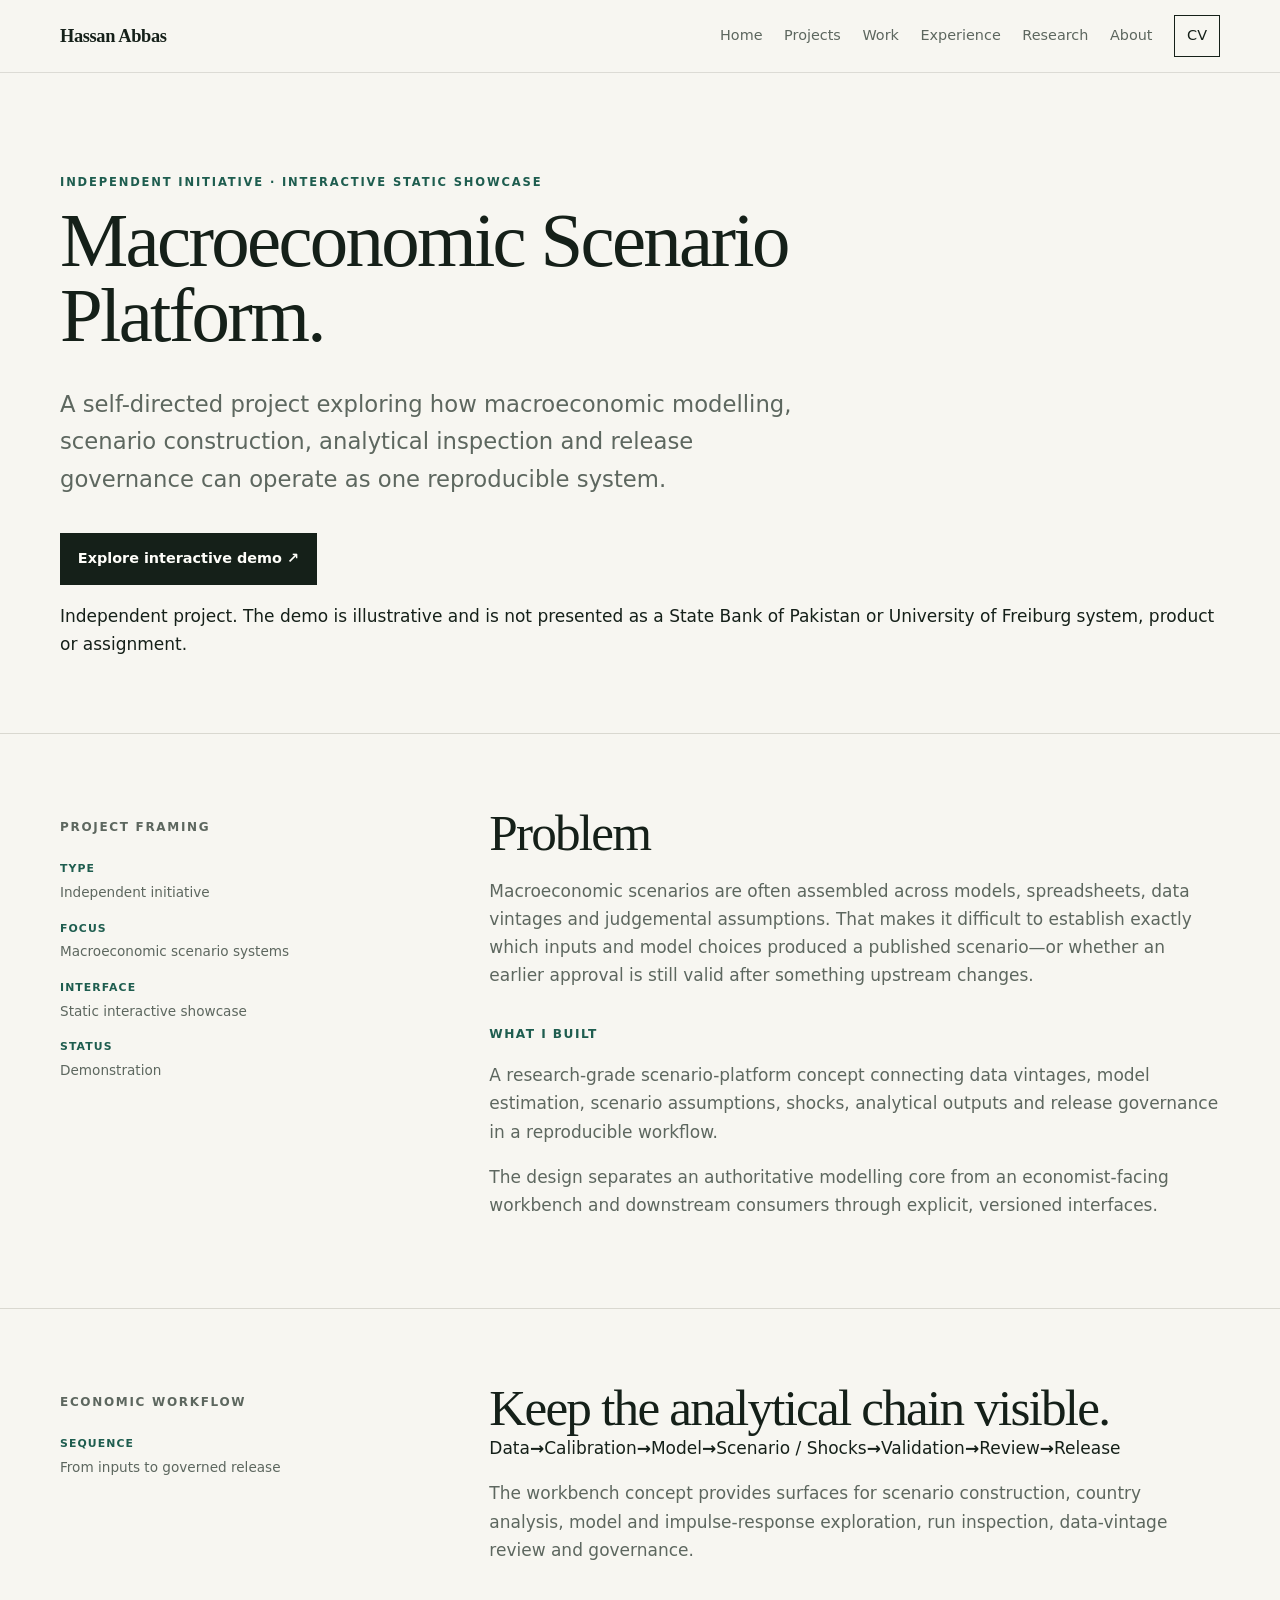
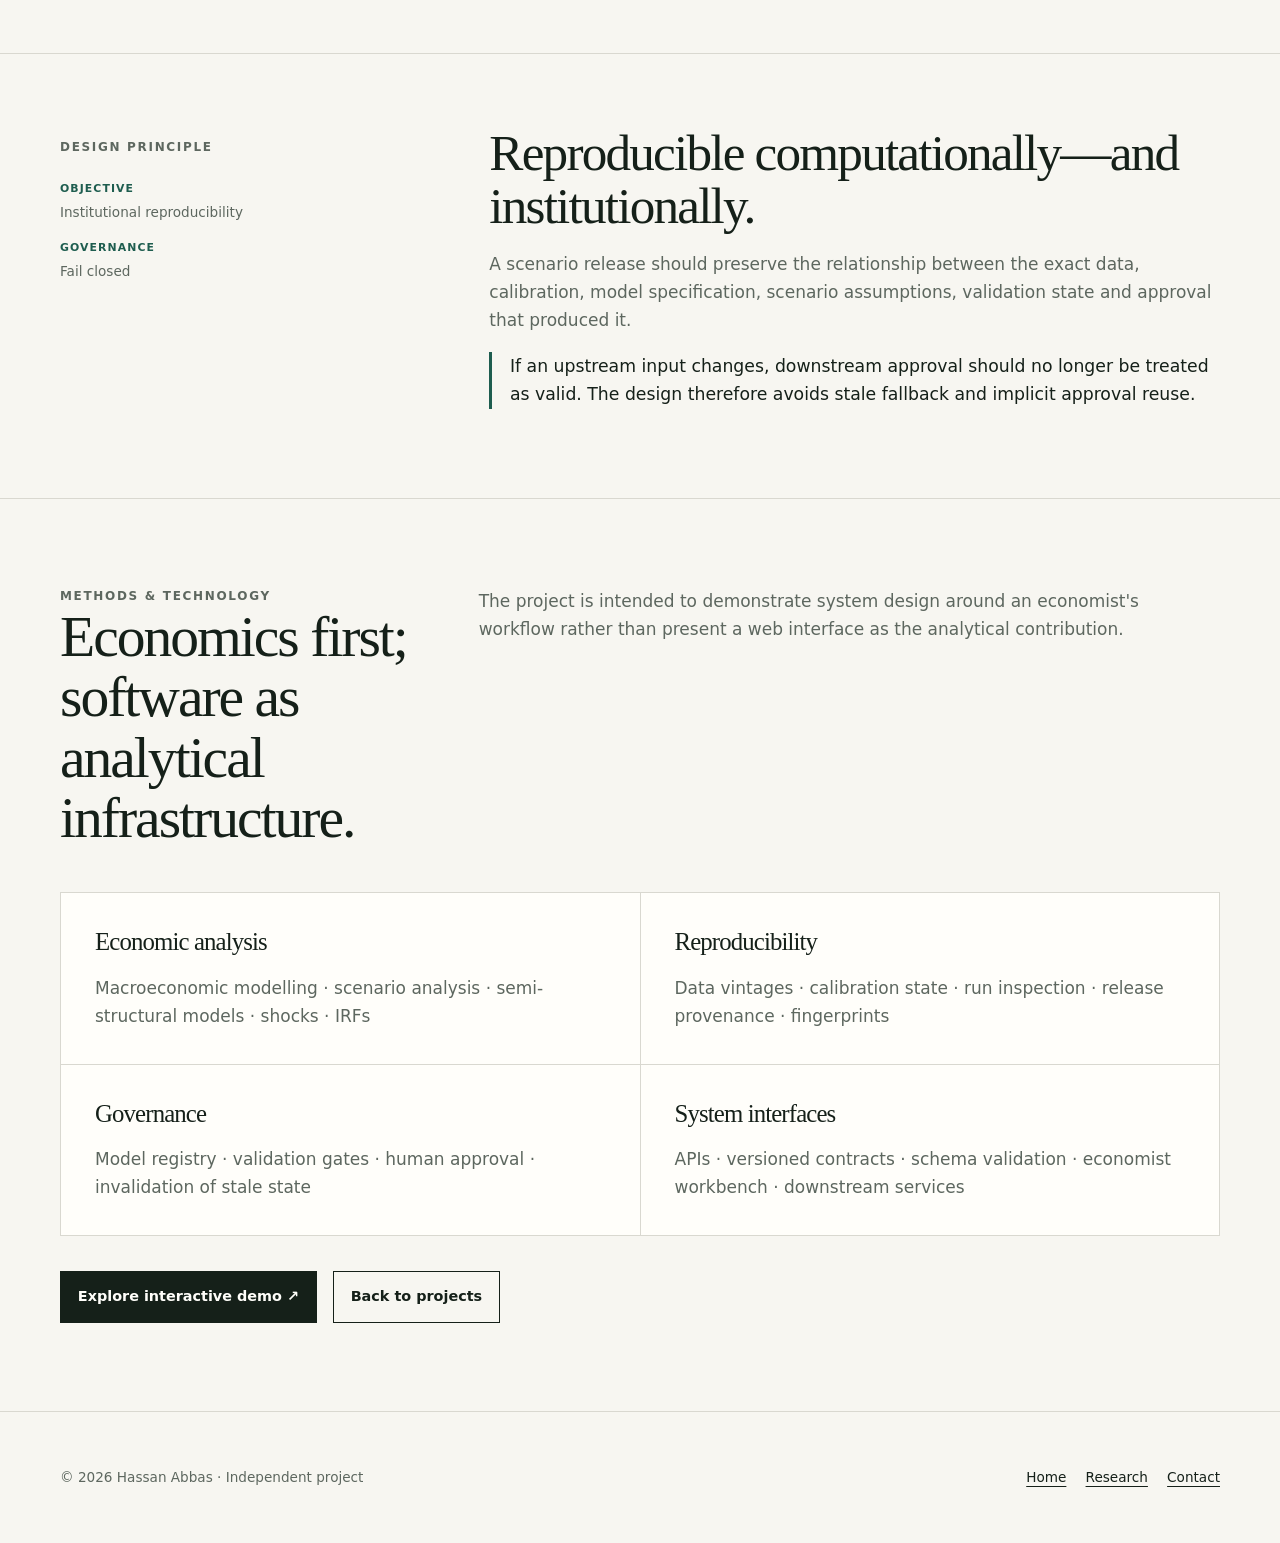
<file: macro-scenario-platform.html>
<!doctype html><html lang="en"><head><meta charset="utf-8"><meta name="viewport" content="width=device-width,initial-scale=1"><meta name="description" content="Independent Macroeconomic Scenario Platform project by Hassan Abbas — a demo of reproducible macroeconomic scenario modelling, analytical workflows and governed releases."><title>Macroeconomic Scenario Platform — Demo | Hassan Abbas</title><link rel="stylesheet" href="assets/styles.css"></head><body><a class="skip" href="#main">Skip to content</a><header><div class="wrap nav"><a class="brand" href="index.html">Hassan Abbas</a><button class="menu" aria-label="Toggle navigation" aria-expanded="false">☰</button><nav class="navlinks" aria-label="Primary"><a href="index.html">Home</a><a href="projects.html">Projects</a><a href="work.html">Work</a><a href="experience.html">Experience</a><a href="research.html">Research</a><a href="about.html">About</a><a class="cvlink" href="cv.html">CV</a></nav></div></header><main id="main"><section class="page-hero project-hero"><div class="wrap"><p class="eyebrow">Independent initiative · Interactive static showcase</p><h1>Macroeconomic Scenario Platform.</h1><p class="lede">A self-directed project exploring how macroeconomic modelling, scenario construction, analytical inspection and release governance can operate as one reproducible system.</p><div class="actions"><a class="btn primary" href="https://macroeconomics-workbench.hassanabbas-baig.workers.dev/" target="_blank" rel="noopener">Explore interactive demo ↗</a></div><p class="project-disclaimer">Independent project. The demo is illustrative and is not presented as a State Bank of Pakistan or University of Freiburg system, product or assignment.</p></div></section><section class="case"><div class="wrap case-grid"><aside><p class="kicker">Project framing</p><dl><dt>Type</dt><dd>Independent initiative</dd><dt>Focus</dt><dd>Macroeconomic scenario systems</dd><dt>Interface</dt><dd>Static interactive showcase</dd><dt>Status</dt><dd>Demonstration</dd></dl></aside><article><h2>Problem</h2><p>Macroeconomic scenarios are often assembled across models, spreadsheets, data vintages and judgemental assumptions. That makes it difficult to establish exactly which inputs and model choices produced a published scenario—or whether an earlier approval is still valid after something upstream changes.</p><h4>What I built</h4><p>A research-grade scenario-platform concept connecting data vintages, model estimation, scenario assumptions, shocks, analytical outputs and release governance in a reproducible workflow.</p><p>The design separates an authoritative modelling core from an economist-facing workbench and downstream consumers through explicit, versioned interfaces.</p></article></div></section><section class="case"><div class="wrap case-grid"><aside><p class="kicker">Economic workflow</p><dl><dt>Sequence</dt><dd>From inputs to governed release</dd></dl></aside><article><h2>Keep the analytical chain visible.</h2><div class="workflow-line"><span>Data</span><b>→</b><span>Calibration</span><b>→</b><span>Model</span><b>→</b><span>Scenario / Shocks</span><b>→</b><span>Validation</span><b>→</b><span>Review</span><b>→</b><span>Release</span></div><p>The workbench concept provides surfaces for scenario construction, country analysis, model and impulse-response exploration, run inspection, data-vintage review and governance.</p></article></div></section><section class="case"><div class="wrap case-grid"><aside><p class="kicker">Design principle</p><dl><dt>Objective</dt><dd>Institutional reproducibility</dd><dt>Governance</dt><dd>Fail closed</dd></dl></aside><article><h2>Reproducible computationally—and institutionally.</h2><p>A scenario release should preserve the relationship between the exact data, calibration, model specification, scenario assumptions, validation state and approval that produced it.</p><p class="result">If an upstream input changes, downstream approval should no longer be treated as valid. The design therefore avoids stale fallback and implicit approval reuse.</p></article></div></section><section class="reveal"><div class="wrap"><div class="section-head"><div><p class="kicker">Methods & technology</p><h2>Economics first; software as analytical infrastructure.</h2></div><p>The project is intended to demonstrate system design around an economist's workflow rather than present a web interface as the analytical contribution.</p></div><div class="expertise"><article><h3>Economic analysis</h3><p>Macroeconomic modelling · scenario analysis · semi-structural models · shocks · IRFs</p></article><article><h3>Reproducibility</h3><p>Data vintages · calibration state · run inspection · release provenance · fingerprints</p></article><article><h3>Governance</h3><p>Model registry · validation gates · human approval · invalidation of stale state</p></article><article><h3>System interfaces</h3><p>APIs · versioned contracts · schema validation · economist workbench · downstream services</p></article></div><div class="actions"><a class="btn primary" href="https://macroeconomics-workbench.hassanabbas-baig.workers.dev/" target="_blank" rel="noopener">Explore interactive demo ↗</a><a class="btn" href="projects.html">Back to projects</a></div></div></section></main><footer><div class="wrap footer-grid"><p>© 2026 Hassan Abbas · Independent project</p><div class="footer-links"><a href="index.html">Home</a><a href="research.html">Research</a><a href="mailto:hassanabbas.baig@gmail.com">Contact</a></div></div></footer><script src="assets/site.js"></script></body></html>
</file>
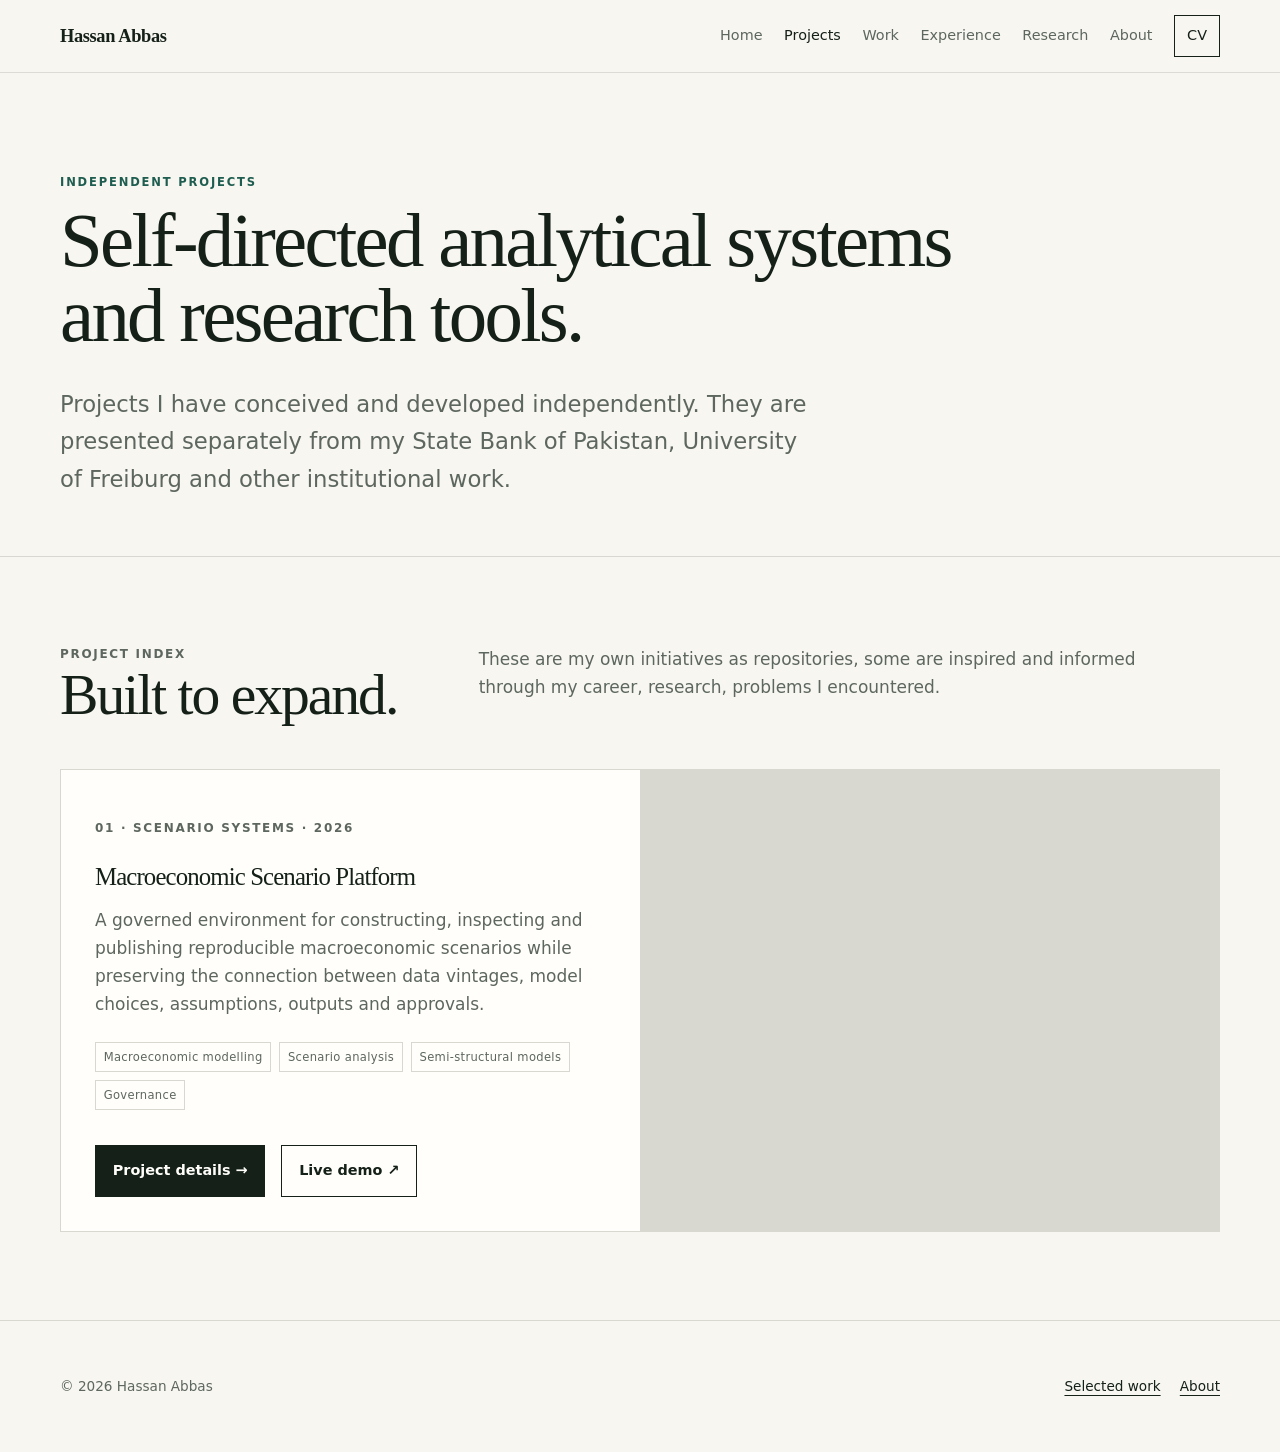
<file: projects.html>
<!doctype html><html lang="en"><head><meta charset="utf-8"><meta name="viewport" content="width=device-width,initial-scale=1"><meta name="description" content="Independent projects by Hassan Abbas across macroeconomic modelling, analytical systems, data science and research infrastructure."><title>Projects — Hassan Abbas</title><link rel="stylesheet" href="assets/styles.css"></head><body><a class="skip" href="#main">Skip to content</a><header><div class="wrap nav"><a class="brand" href="index.html">Hassan Abbas</a><button class="menu" aria-label="Toggle navigation" aria-expanded="false">☰</button><nav class="navlinks" aria-label="Primary"><a href="index.html">Home</a><a class="active" href="projects.html">Projects</a><a href="work.html">Work</a><a href="experience.html">Experience</a><a href="research.html">Research</a><a href="about.html">About</a><a class="cvlink" href="cv.html">CV</a></nav></div></header><main id="main"><section class="page-hero"><div class="wrap"><p class="eyebrow">Independent projects</p><h1>Self-directed analytical systems and research tools.</h1><p class="lede">Projects I have conceived and developed independently. They are presented separately from my State Bank of Pakistan, University of Freiburg and other institutional work.</p></div></section><section class="reveal"><div class="wrap"><div class="section-head"><div><p class="kicker">Project index</p><h2>Built to expand.</h2></div><p>These are my own initiatives as repositories, some are inspired and informed through my career, research, problems I encountered.</p></div><div class="work-grid"><article class="work-card"><p class="kicker">01 · Scenario systems · 2026</p><h3>Macroeconomic Scenario Platform</h3><p>A governed environment for constructing, inspecting and publishing reproducible macroeconomic scenarios while preserving the connection between data vintages, model choices, assumptions, outputs and approvals.</p><div class="tags"><span class="tag">Macroeconomic modelling</span><span class="tag">Scenario analysis</span><span class="tag">Semi-structural models</span><span class="tag">Governance</span></div><div class="actions"><a class="btn primary" href="macro-scenario-platform.html">Project details →</a><a class="btn" href="https://macroeconomics-workbench.hassanabbas-baig.workers.dev/" target="_blank" rel="noopener">Live demo ↗</a></div></article></div></div></section></main><footer><div class="wrap footer-grid"><p>© 2026 Hassan Abbas</p><div class="footer-links"><a href="work.html">Selected work</a><a href="about.html">About</a></div></div></footer><script src="assets/site.js"></script></body></html>
</file>
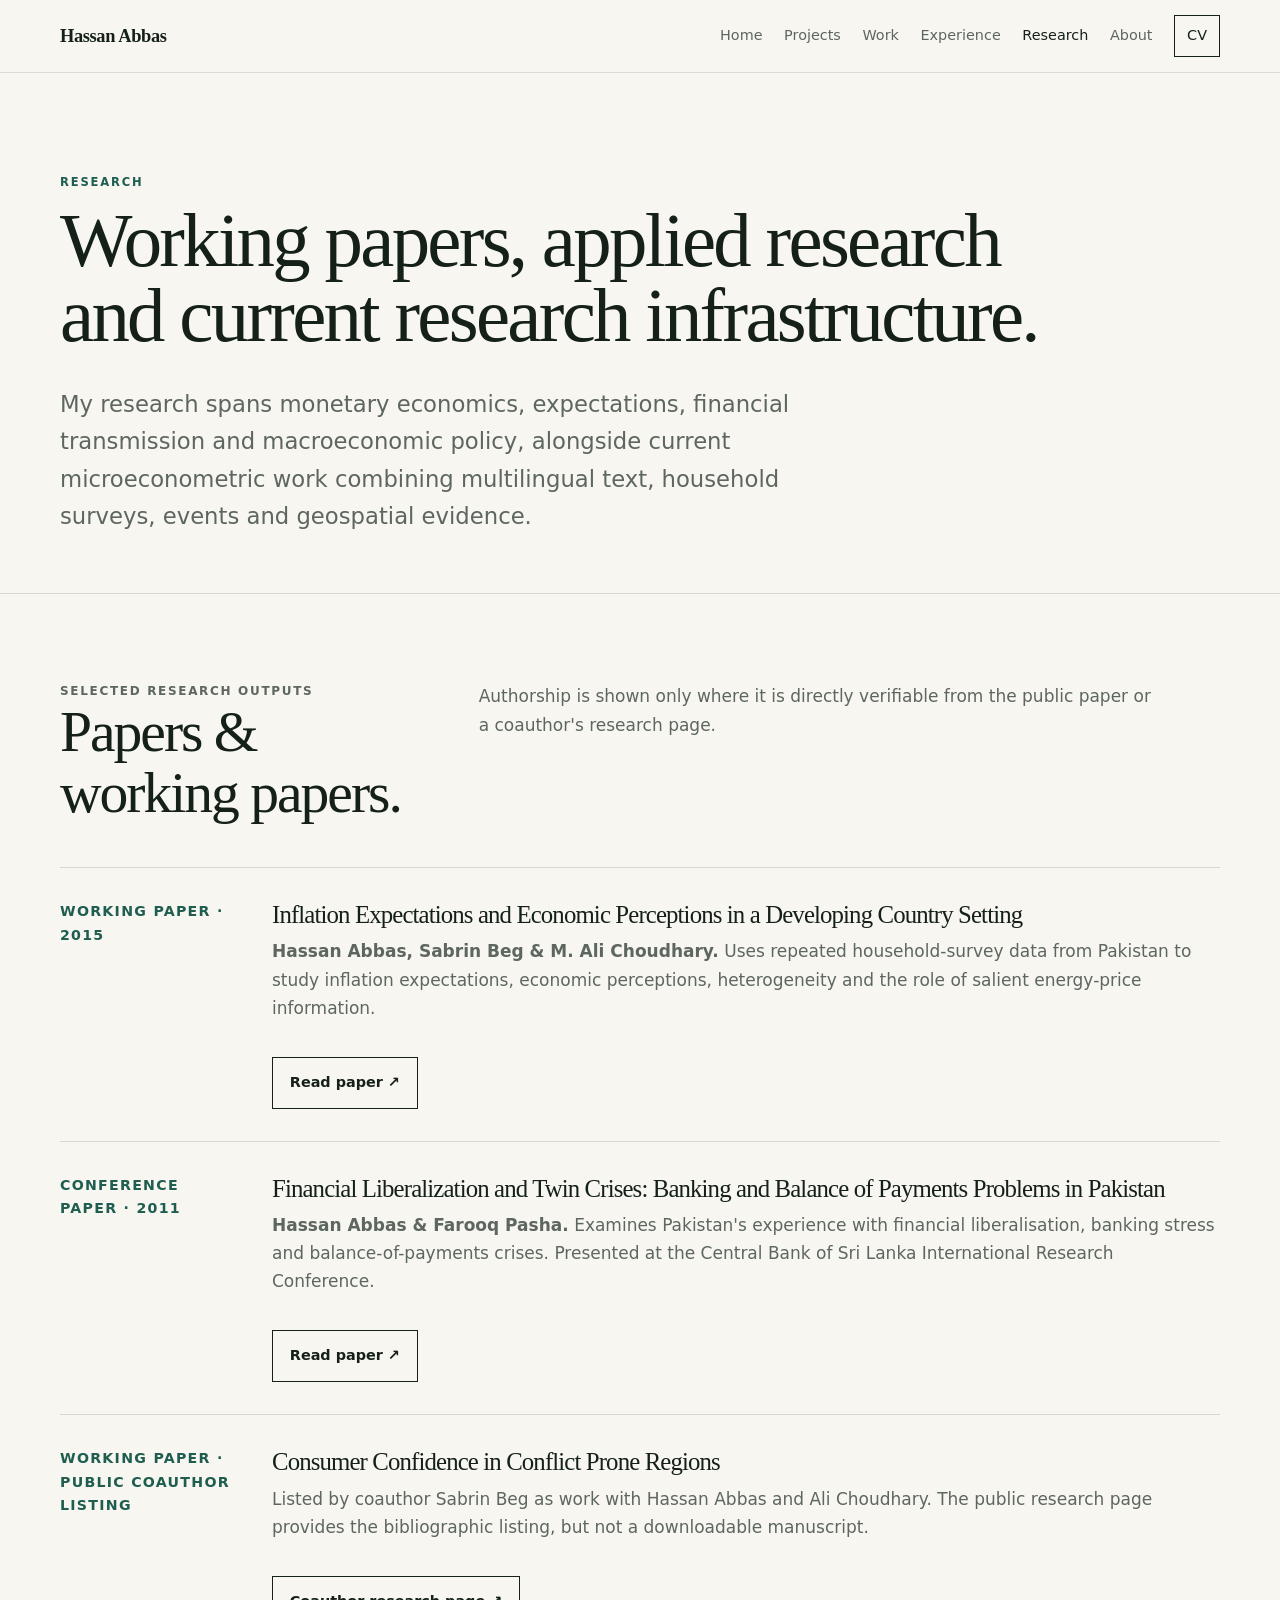
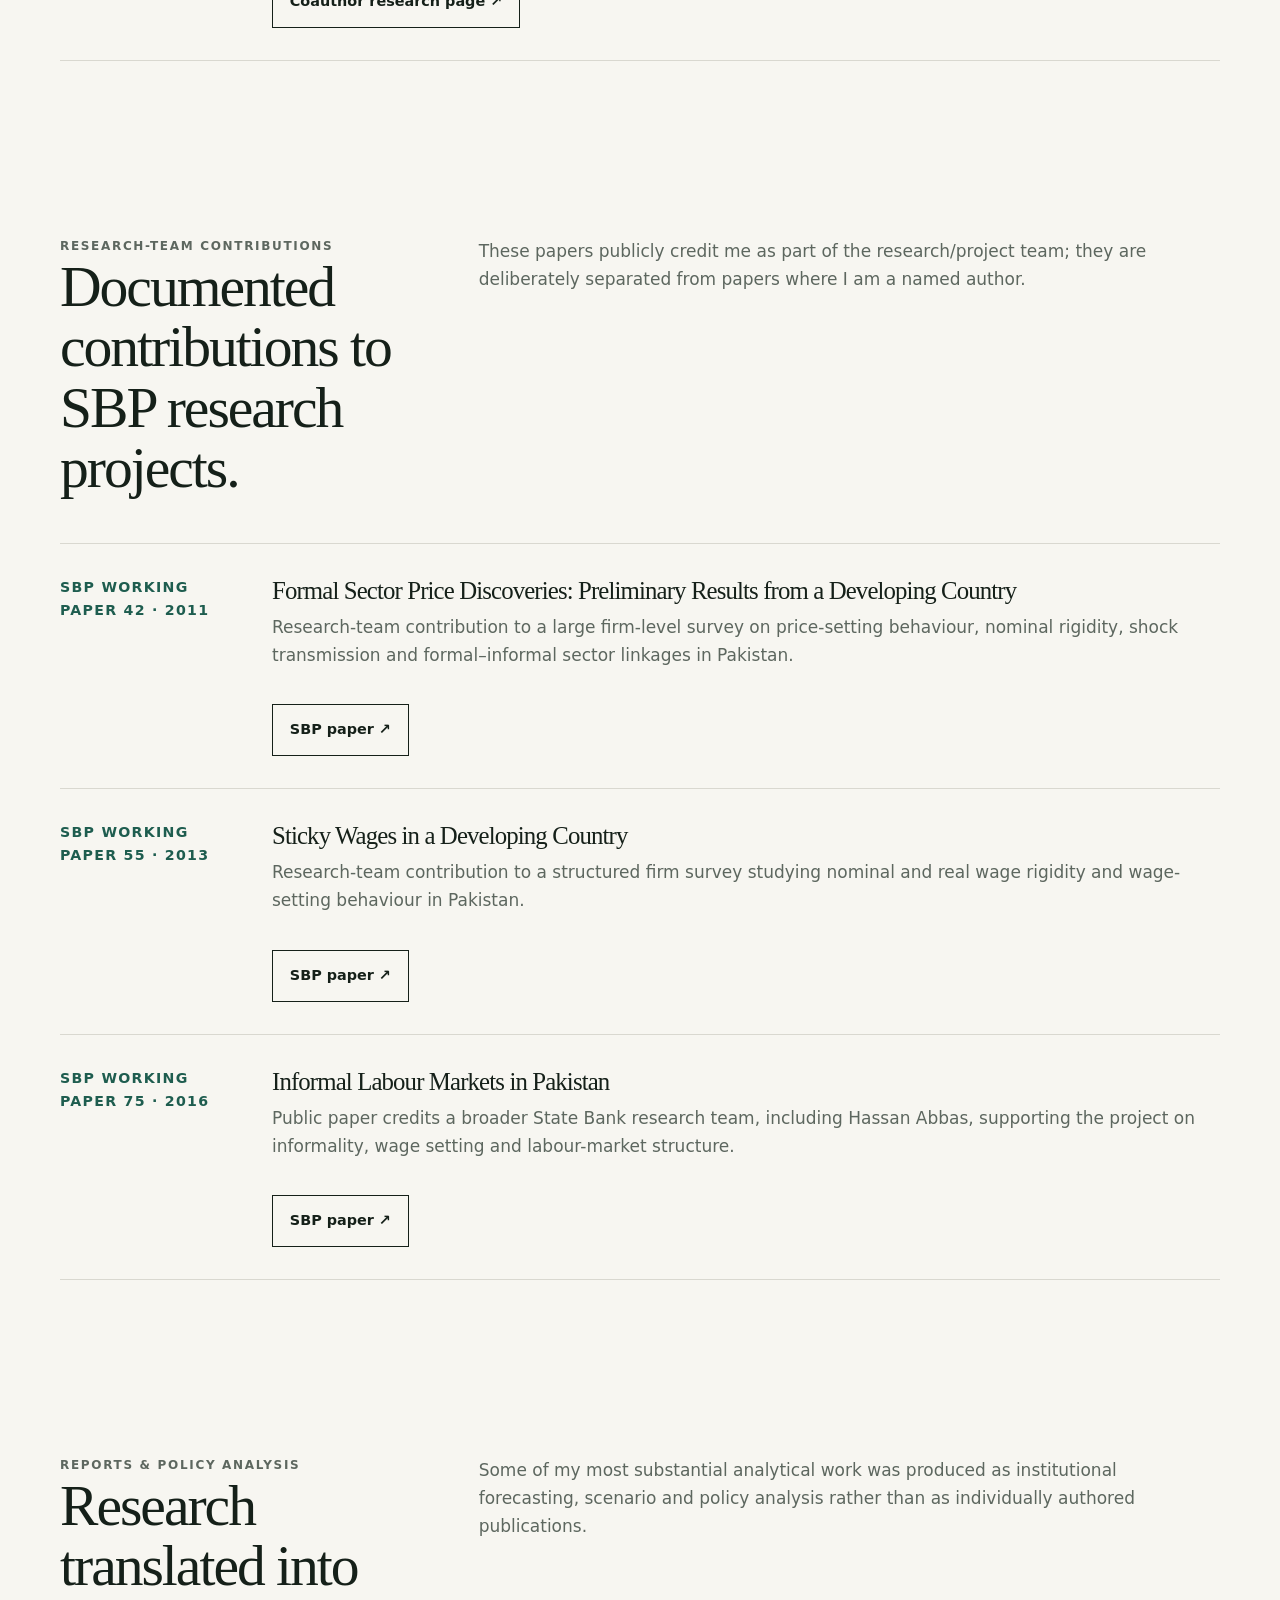
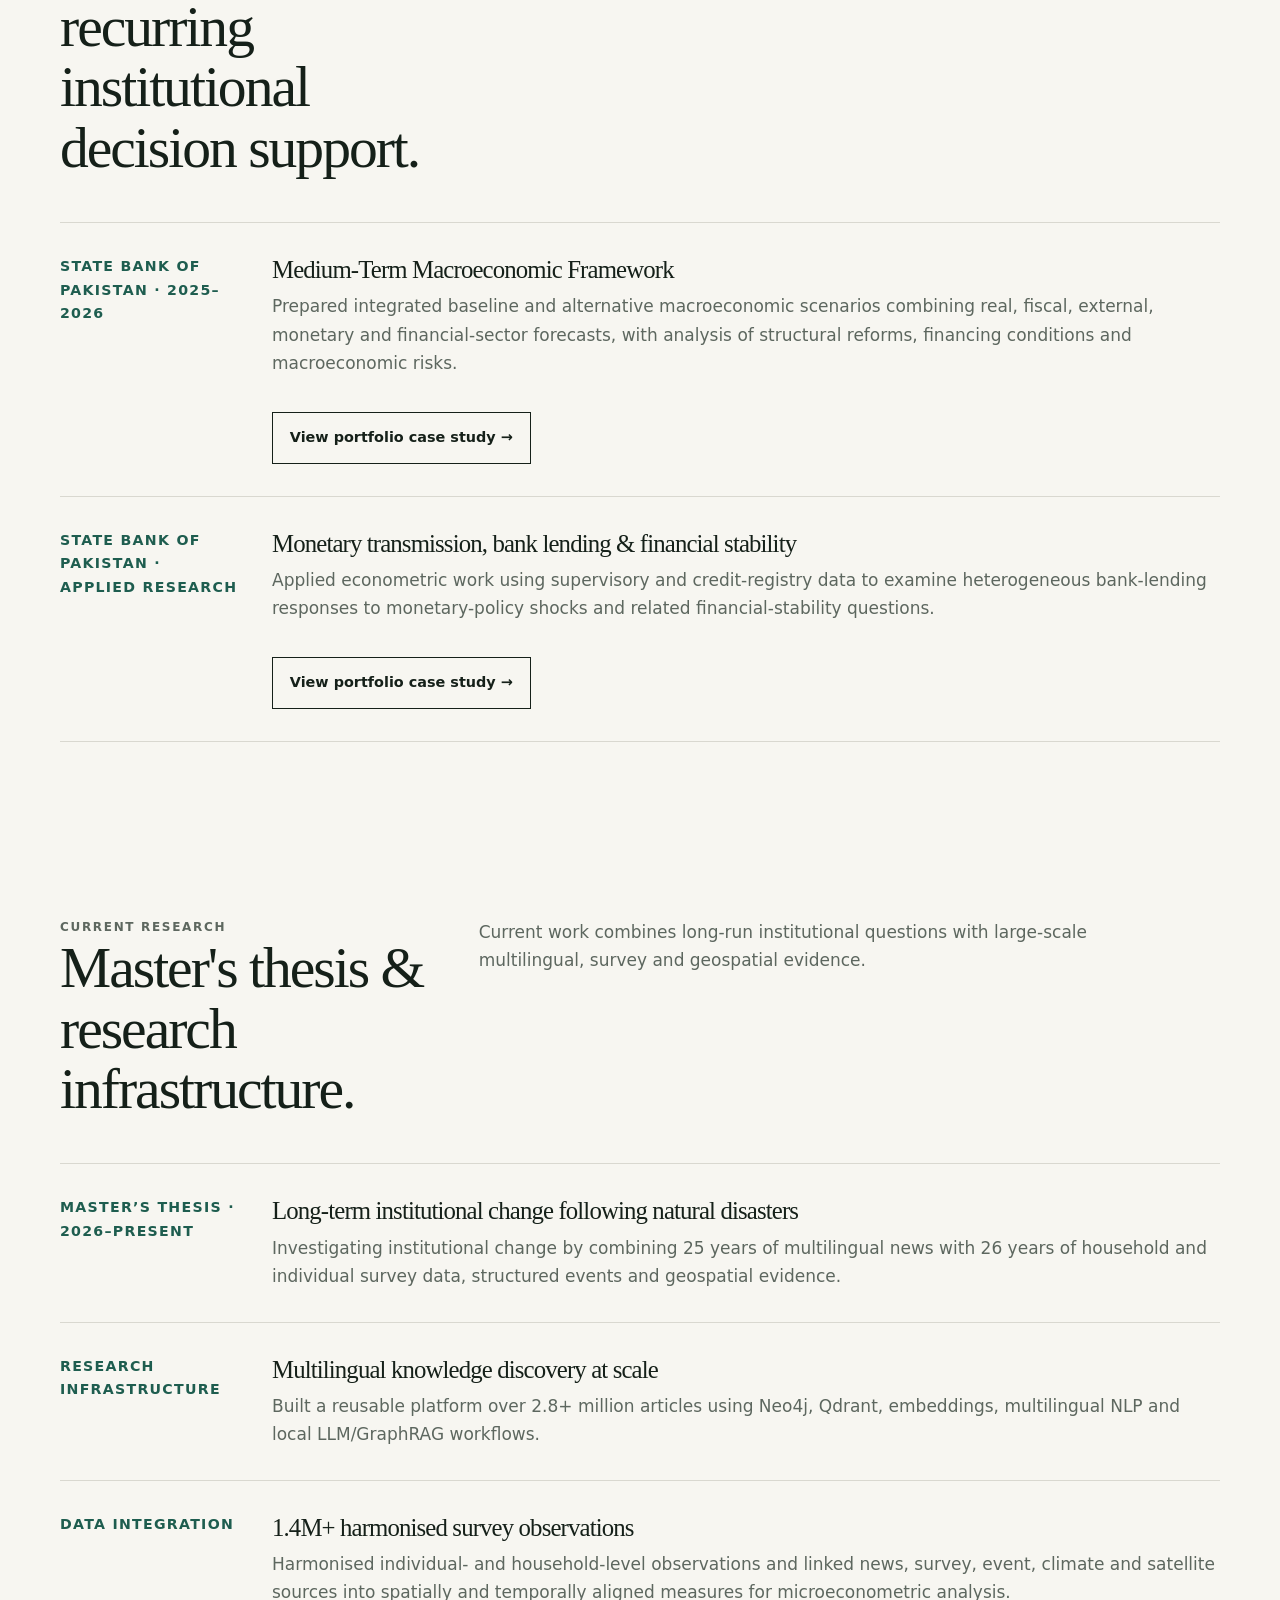
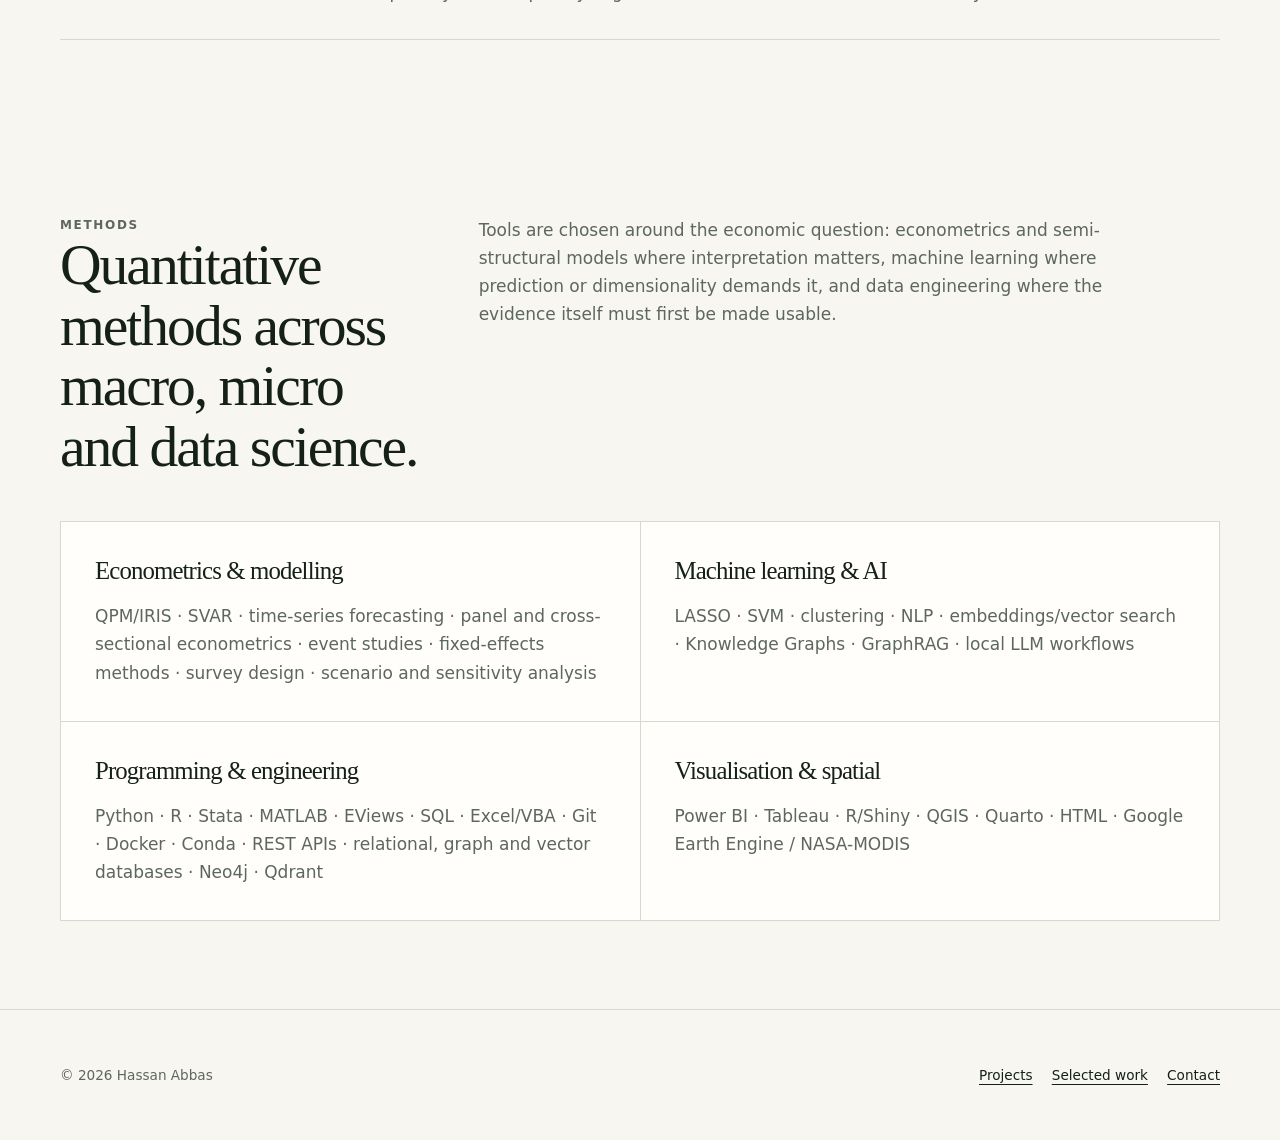
<file: research.html>
<!doctype html><html lang="en"><head><meta charset="utf-8"><meta name="viewport" content="width=device-width,initial-scale=1"><meta name="description" content="Research, working papers, policy analysis and methods of economist Hassan Abbas."><title>Research — Hassan Abbas</title><link rel="stylesheet" href="assets/styles.css"></head><body><a class="skip" href="#main">Skip to content</a><header><div class="wrap nav"><a class="brand" href="index.html">Hassan Abbas</a><button class="menu" aria-label="Toggle navigation" aria-expanded="false">☰</button><nav class="navlinks" aria-label="Primary"><a href="index.html">Home</a><a href="projects.html">Projects</a><a href="work.html">Work</a><a href="experience.html">Experience</a><a class="active" href="research.html">Research</a><a href="about.html">About</a><a class="cvlink" href="cv.html">CV</a></nav></div></header><main id="main"><section class="page-hero"><div class="wrap"><p class="eyebrow">Research</p><h1>Working papers, applied research and current research infrastructure.</h1><p class="lede">My research spans monetary economics, expectations, financial transmission and macroeconomic policy, alongside current microeconometric work combining multilingual text, household surveys, events and geospatial evidence.</p></div></section>
<section><div class="wrap"><div class="section-head"><div><p class="kicker">Selected research outputs</p><h2>Papers & working papers.</h2></div><p>Authorship is shown only where it is directly verifiable from the public paper or a coauthor's research page.</p></div><div class="research-list">
<article class="research-item"><small>Working paper · 2015</small><div><h3>Inflation Expectations and Economic Perceptions in a Developing Country Setting</h3><p><strong>Hassan Abbas, Sabrin Beg & M. Ali Choudhary.</strong> Uses repeated household-survey data from Pakistan to study inflation expectations, economic perceptions, heterogeneity and the role of salient energy-price information.</p><div class="actions"><a class="btn" href="https://www.sbp.org.pk/ccs/paper.pdf" target="_blank" rel="noopener">Read paper ↗</a></div></div></article>
<article class="research-item"><small>Conference paper · 2011</small><div><h3>Financial Liberalization and Twin Crises: Banking and Balance of Payments Problems in Pakistan</h3><p><strong>Hassan Abbas & Farooq Pasha.</strong> Examines Pakistan's experience with financial liberalisation, banking stress and balance-of-payments crises. Presented at the Central Bank of Sri Lanka International Research Conference.</p><div class="actions"><a class="btn" href="https://www.cbsl.gov.lk/sites/default/files/Twin_Crises_Full.pdf" target="_blank" rel="noopener">Read paper ↗</a></div></div></article>
<article class="research-item"><small>Working paper · public coauthor listing</small><div><h3>Consumer Confidence in Conflict Prone Regions</h3><p>Listed by coauthor Sabrin Beg as work with Hassan Abbas and Ali Choudhary. The public research page provides the bibliographic listing, but not a downloadable manuscript.</p><div class="actions"><a class="btn" href="https://sabrinbeg.com/research/" target="_blank" rel="noopener">Coauthor research page ↗</a></div></div></article>
</div></div></section>
<section class="reveal"><div class="wrap"><div class="section-head"><div><p class="kicker">Research-team contributions</p><h2>Documented contributions to SBP research projects.</h2></div><p>These papers publicly credit me as part of the research/project team; they are deliberately separated from papers where I am a named author.</p></div><div class="research-list">
<article class="research-item"><small>SBP Working Paper 42 · 2011</small><div><h3>Formal Sector Price Discoveries: Preliminary Results from a Developing Country</h3><p>Research-team contribution to a large firm-level survey on price-setting behaviour, nominal rigidity, shock transmission and formal–informal sector linkages in Pakistan.</p><div class="actions"><a class="btn" href="https://www.sbp.org.pk/publications/wpapers/2011/wp42.pdf" target="_blank" rel="noopener">SBP paper ↗</a></div></div></article>
<article class="research-item"><small>SBP Working Paper 55 · 2013</small><div><h3>Sticky Wages in a Developing Country</h3><p>Research-team contribution to a structured firm survey studying nominal and real wage rigidity and wage-setting behaviour in Pakistan.</p><div class="actions"><a class="btn" href="https://www.sbp.org.pk/publications/wpapers/2013/wp55.pdf" target="_blank" rel="noopener">SBP paper ↗</a></div></div></article>
<article class="research-item"><small>SBP Working Paper 75 · 2016</small><div><h3>Informal Labour Markets in Pakistan</h3><p>Public paper credits a broader State Bank research team, including Hassan Abbas, supporting the project on informality, wage setting and labour-market structure.</p><div class="actions"><a class="btn" href="https://www.sbp.org.pk/publications/wpapers/2016/wp75.pdf" target="_blank" rel="noopener">SBP paper ↗</a></div></div></article>
</div></div></section>
<section class="reveal"><div class="wrap"><div class="section-head"><div><p class="kicker">Reports & policy analysis</p><h2>Research translated into recurring institutional decision support.</h2></div><p>Some of my most substantial analytical work was produced as institutional forecasting, scenario and policy analysis rather than as individually authored publications.</p></div><div class="research-list"><article class="research-item"><small>State Bank of Pakistan · 2025–2026</small><div><h3>Medium-Term Macroeconomic Framework</h3><p>Prepared integrated baseline and alternative macroeconomic scenarios combining real, fiscal, external, monetary and financial-sector forecasts, with analysis of structural reforms, financing conditions and macroeconomic risks.</p><div class="actions"><a class="btn" href="work.html#framework">View portfolio case study →</a></div></div></article><article class="research-item"><small>State Bank of Pakistan · applied research</small><div><h3>Monetary transmission, bank lending & financial stability</h3><p>Applied econometric work using supervisory and credit-registry data to examine heterogeneous bank-lending responses to monetary-policy shocks and related financial-stability questions.</p><div class="actions"><a class="btn" href="work.html#lending">View portfolio case study →</a></div></div></article></div></div></section>
<section class="reveal"><div class="wrap"><div class="section-head"><div><p class="kicker">Current research</p><h2>Master's thesis & research infrastructure.</h2></div><p>Current work combines long-run institutional questions with large-scale multilingual, survey and geospatial evidence.</p></div><div class="research-list"><article class="research-item"><small>Master’s thesis · 2026–Present</small><div><h3>Long-term institutional change following natural disasters</h3><p>Investigating institutional change by combining 25 years of multilingual news with 26 years of household and individual survey data, structured events and geospatial evidence.</p></div></article><article class="research-item"><small>Research infrastructure</small><div><h3>Multilingual knowledge discovery at scale</h3><p>Built a reusable platform over 2.8+ million articles using Neo4j, Qdrant, embeddings, multilingual NLP and local LLM/GraphRAG workflows.</p></div></article><article class="research-item"><small>Data integration</small><div><h3>1.4M+ harmonised survey observations</h3><p>Harmonised individual- and household-level observations and linked news, survey, event, climate and satellite sources into spatially and temporally aligned measures for microeconometric analysis.</p></div></article></div></div></section>
<section class="reveal"><div class="wrap"><div class="section-head"><div><p class="kicker">Methods</p><h2>Quantitative methods across macro, micro and data science.</h2></div><p>Tools are chosen around the economic question: econometrics and semi-structural models where interpretation matters, machine learning where prediction or dimensionality demands it, and data engineering where the evidence itself must first be made usable.</p></div><div class="expertise"><article><h3>Econometrics & modelling</h3><p>QPM/IRIS · SVAR · time-series forecasting · panel and cross-sectional econometrics · event studies · fixed-effects methods · survey design · scenario and sensitivity analysis</p></article><article><h3>Machine learning & AI</h3><p>LASSO · SVM · clustering · NLP · embeddings/vector search · Knowledge Graphs · GraphRAG · local LLM workflows</p></article><article><h3>Programming & engineering</h3><p>Python · R · Stata · MATLAB · EViews · SQL · Excel/VBA · Git · Docker · Conda · REST APIs · relational, graph and vector databases · Neo4j · Qdrant</p></article><article><h3>Visualisation & spatial</h3><p>Power BI · Tableau · R/Shiny · QGIS · Quarto · HTML · Google Earth Engine / NASA-MODIS</p></article></div></div></section>
</main><footer><div class="wrap footer-grid"><p>© 2026 Hassan Abbas</p><div class="footer-links"><a href="projects.html">Projects</a><a href="work.html">Selected work</a><a href="mailto:hassanabbas.baig@gmail.com">Contact</a></div></div></footer><script src="assets/site.js"></script></body></html>
</file>
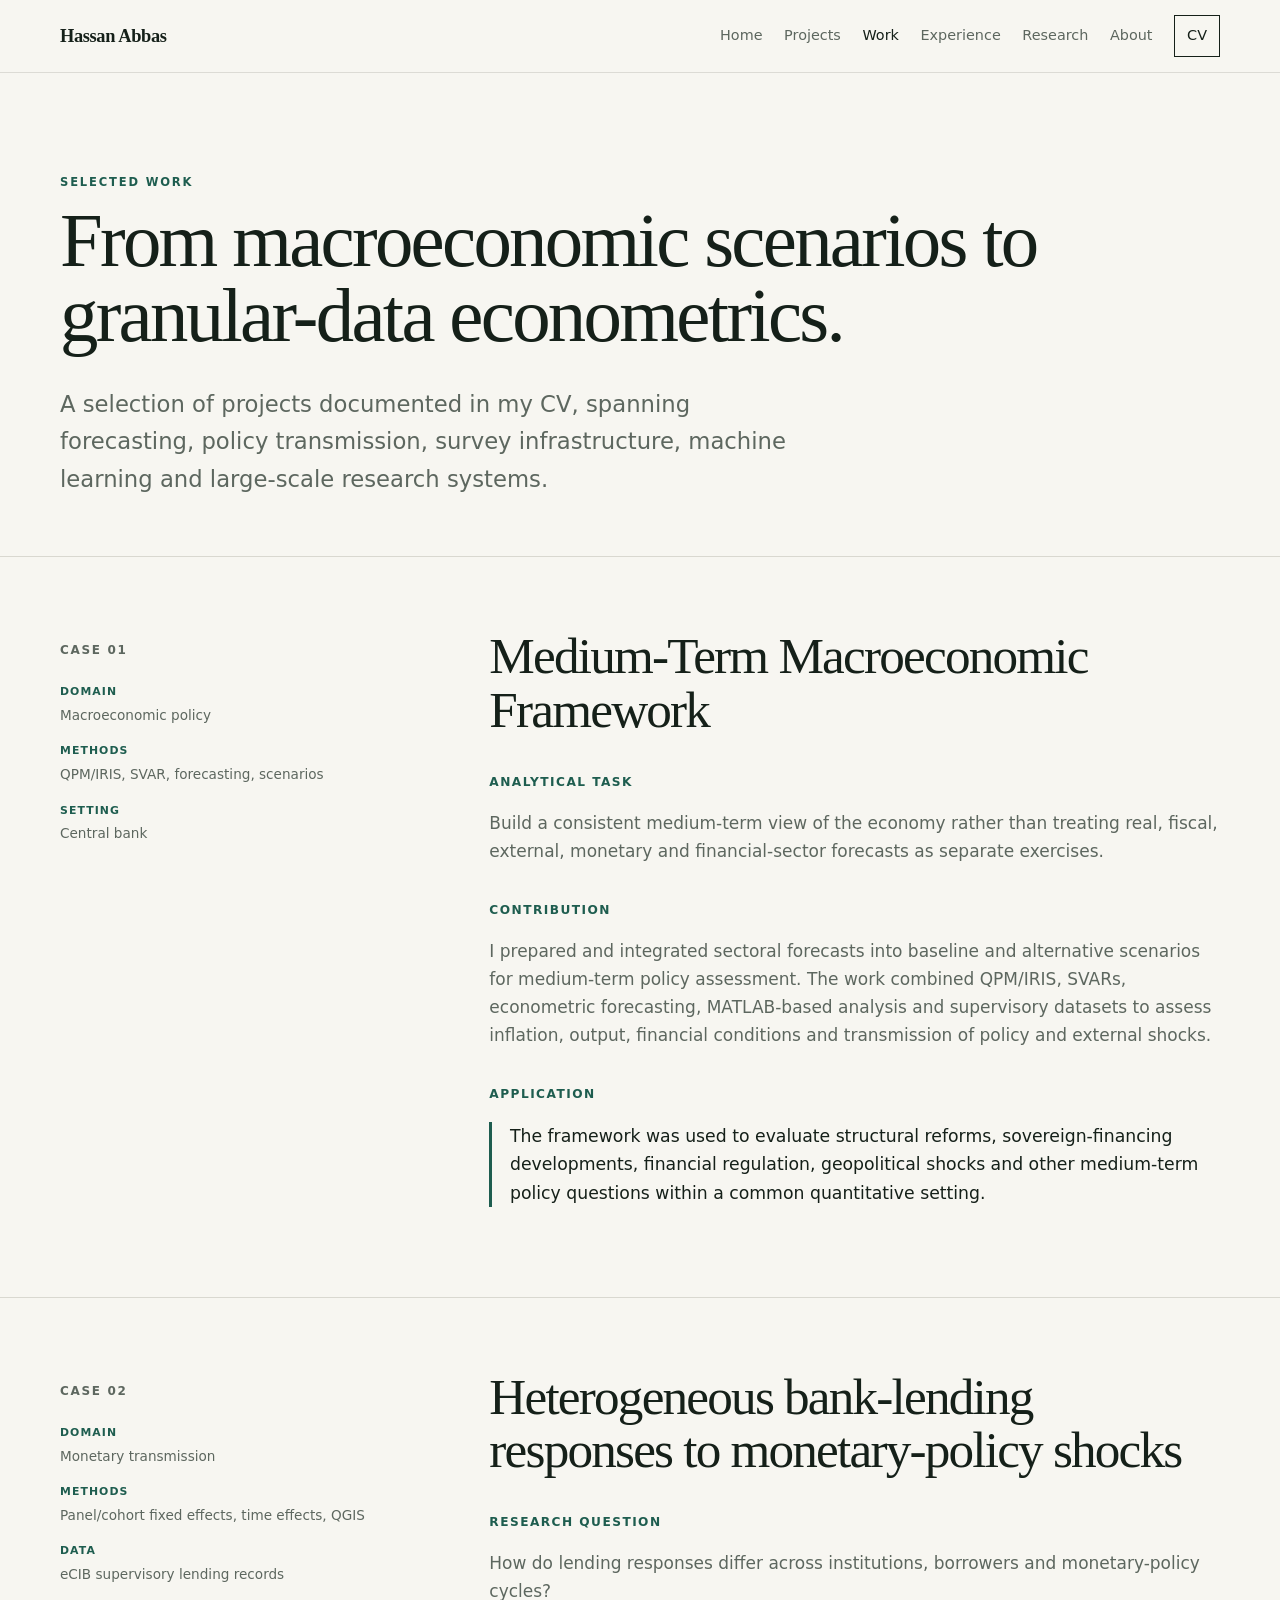
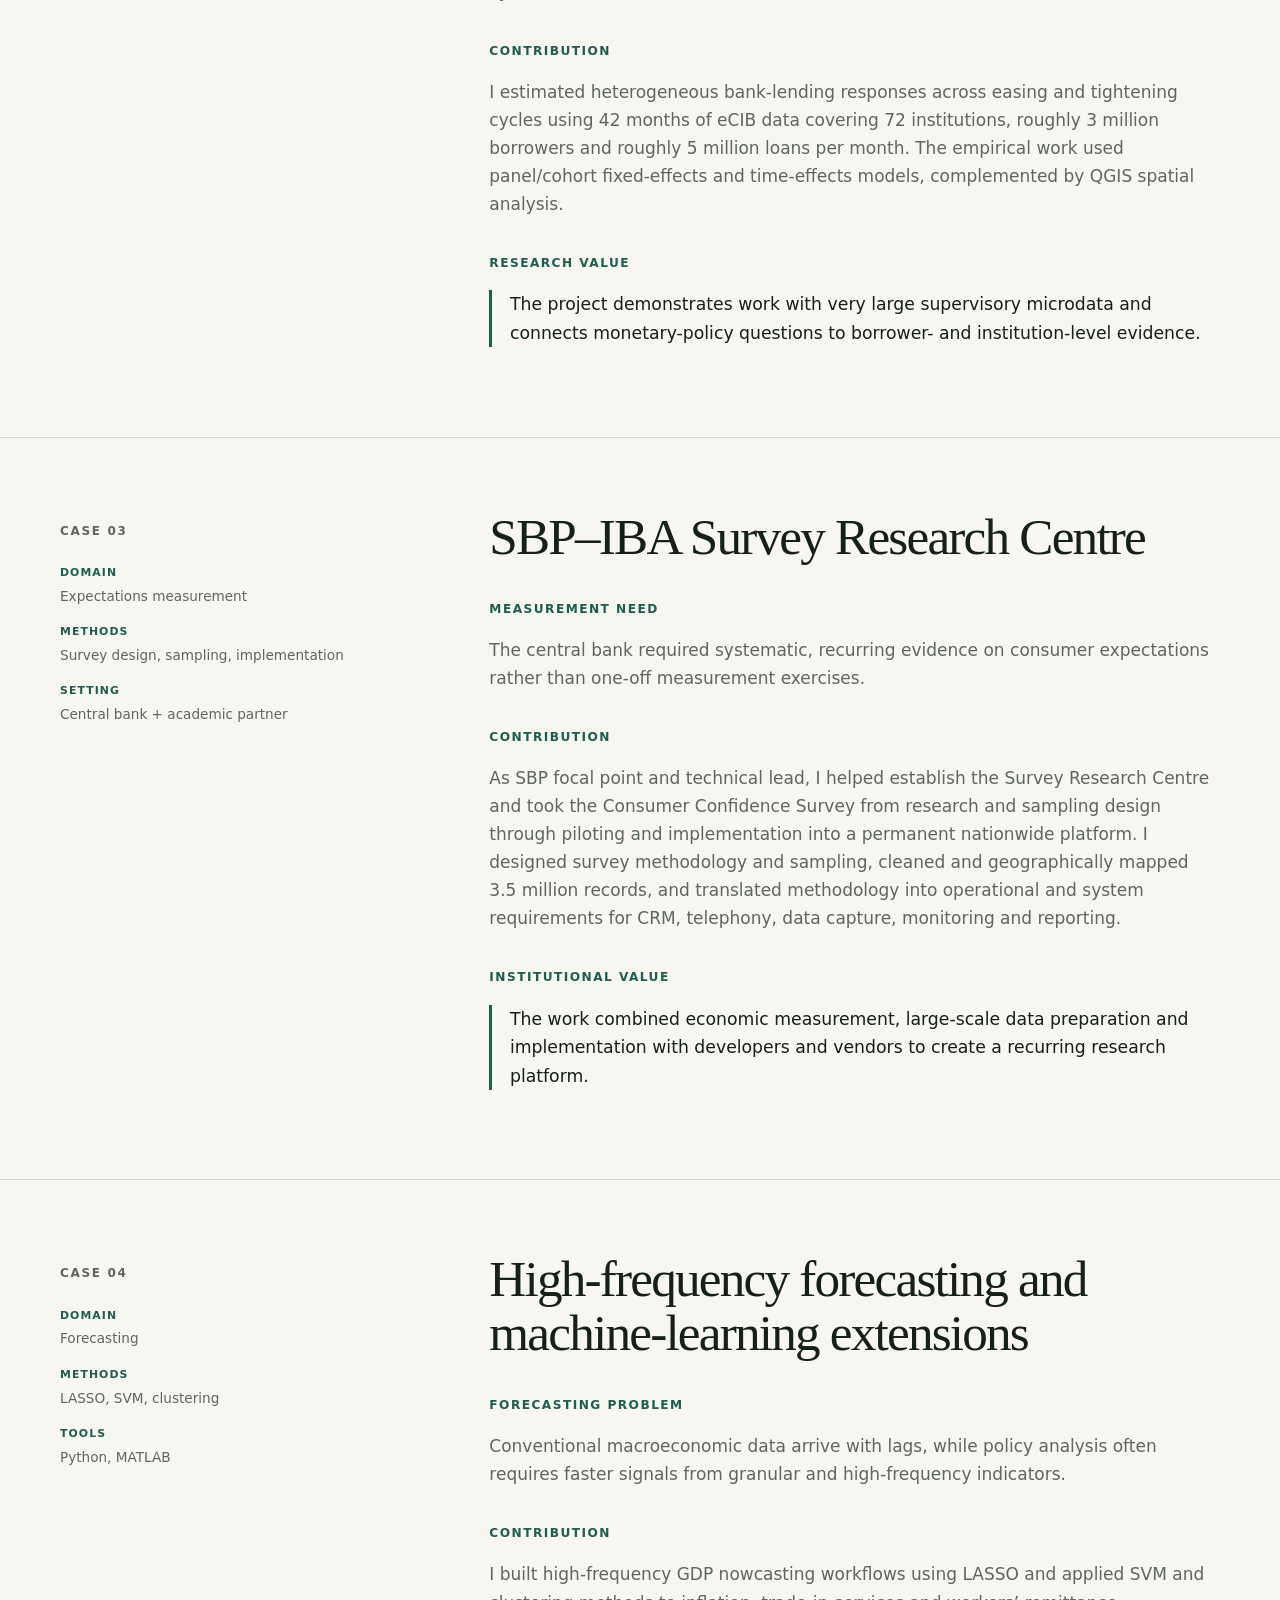
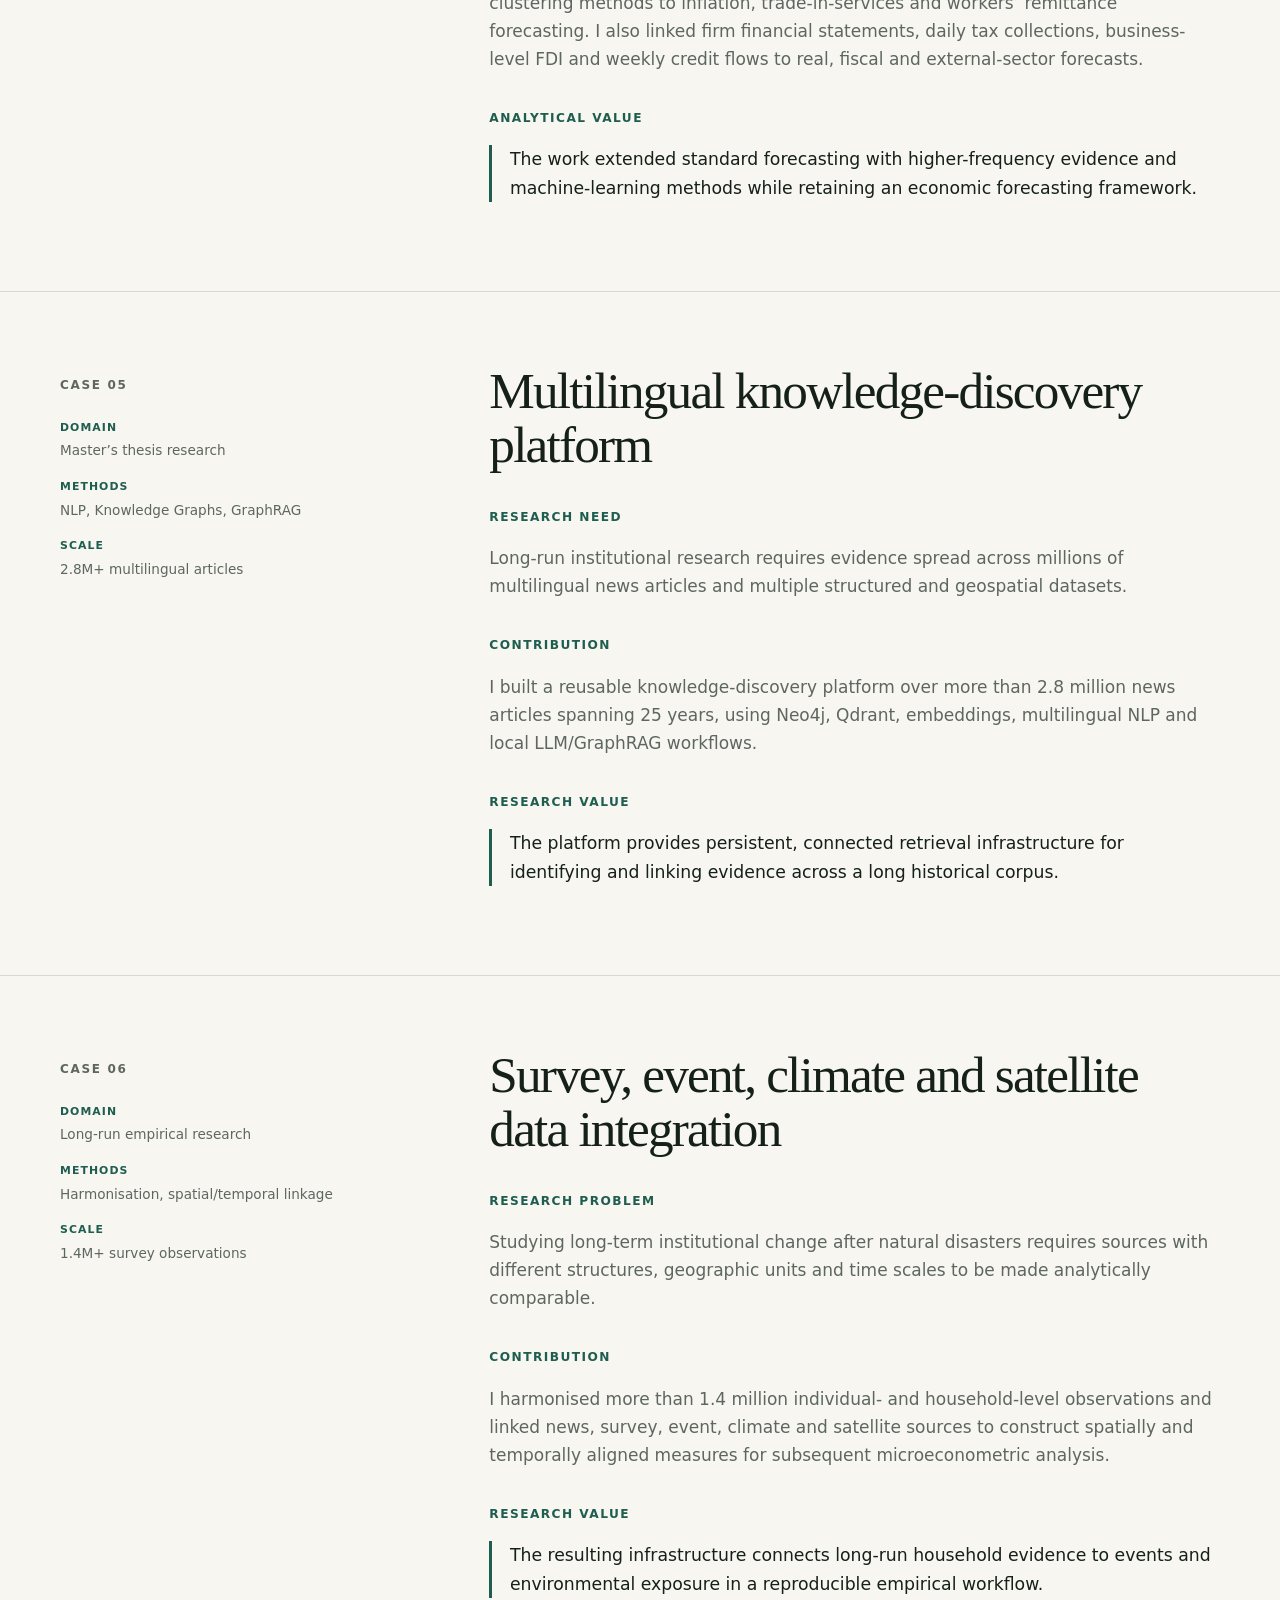
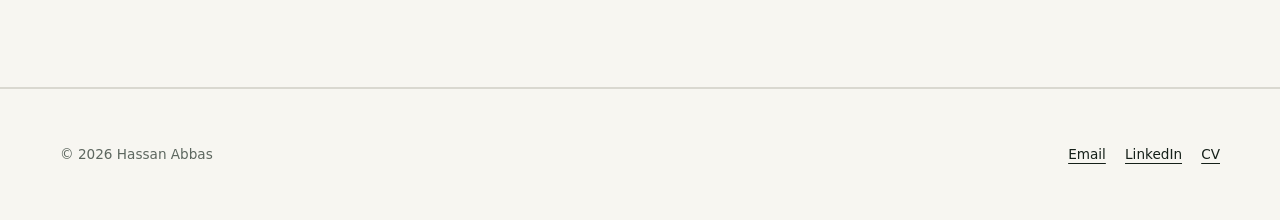
<file: work.html>
<!doctype html><html lang="en"><head><meta charset="utf-8"><meta name="viewport" content="width=device-width,initial-scale=1"><meta name="description" content="Selected work by economist Hassan Abbas across macroeconomic forecasting, monetary transmission, survey systems, machine learning and knowledge infrastructure."><title>Selected Work — Hassan Abbas</title><link rel="stylesheet" href="assets/styles.css"></head><body><a class="skip" href="#main">Skip to content</a><header><div class="wrap nav"><a class="brand" href="index.html">Hassan Abbas</a><button class="menu" aria-label="Toggle navigation" aria-expanded="false">☰</button><nav class="navlinks" aria-label="Primary"><a href="index.html">Home</a><a href="projects.html">Projects</a><a class="active" href="work.html">Work</a><a href="experience.html">Experience</a><a href="research.html">Research</a><a href="about.html">About</a><a class="cvlink" href="cv.html">CV</a></nav></div></header><main id="main"><section class="page-hero"><div class="wrap"><p class="eyebrow">Selected work</p><h1>From macroeconomic scenarios to granular-data econometrics.</h1><p class="lede">A selection of projects documented in my CV, spanning forecasting, policy transmission, survey infrastructure, machine learning and large-scale research systems.</p></div></section>
<section class="case reveal" id="framework"><div class="wrap case-grid"><aside><p class="kicker">Case 01</p><dl><dt>Domain</dt><dd>Macroeconomic policy</dd><dt>Methods</dt><dd>QPM/IRIS, SVAR, forecasting, scenarios</dd><dt>Setting</dt><dd>Central bank</dd></dl></aside><article><h2>Medium-Term Macroeconomic Framework</h2><h4>Analytical task</h4><p>Build a consistent medium-term view of the economy rather than treating real, fiscal, external, monetary and financial-sector forecasts as separate exercises.</p><h4>Contribution</h4><p>I prepared and integrated sectoral forecasts into baseline and alternative scenarios for medium-term policy assessment. The work combined QPM/IRIS, SVARs, econometric forecasting, MATLAB-based analysis and supervisory datasets to assess inflation, output, financial conditions and transmission of policy and external shocks.</p><h4>Application</h4><p class="result">The framework was used to evaluate structural reforms, sovereign-financing developments, financial regulation, geopolitical shocks and other medium-term policy questions within a common quantitative setting.</p></article></div></section>
<section class="case reveal" id="lending"><div class="wrap case-grid"><aside><p class="kicker">Case 02</p><dl><dt>Domain</dt><dd>Monetary transmission</dd><dt>Methods</dt><dd>Panel/cohort fixed effects, time effects, QGIS</dd><dt>Data</dt><dd>eCIB supervisory lending records</dd></dl></aside><article><h2>Heterogeneous bank-lending responses to monetary-policy shocks</h2><h4>Research question</h4><p>How do lending responses differ across institutions, borrowers and monetary-policy cycles?</p><h4>Contribution</h4><p>I estimated heterogeneous bank-lending responses across easing and tightening cycles using 42 months of eCIB data covering 72 institutions, roughly 3 million borrowers and roughly 5 million loans per month. The empirical work used panel/cohort fixed-effects and time-effects models, complemented by QGIS spatial analysis.</p><h4>Research value</h4><p class="result">The project demonstrates work with very large supervisory microdata and connects monetary-policy questions to borrower- and institution-level evidence.</p></article></div></section>
<section class="case reveal" id="survey"><div class="wrap case-grid"><aside><p class="kicker">Case 03</p><dl><dt>Domain</dt><dd>Expectations measurement</dd><dt>Methods</dt><dd>Survey design, sampling, implementation</dd><dt>Setting</dt><dd>Central bank + academic partner</dd></dl></aside><article><h2>SBP–IBA Survey Research Centre</h2><h4>Measurement need</h4><p>The central bank required systematic, recurring evidence on consumer expectations rather than one-off measurement exercises.</p><h4>Contribution</h4><p>As SBP focal point and technical lead, I helped establish the Survey Research Centre and took the Consumer Confidence Survey from research and sampling design through piloting and implementation into a permanent nationwide platform. I designed survey methodology and sampling, cleaned and geographically mapped 3.5 million records, and translated methodology into operational and system requirements for CRM, telephony, data capture, monitoring and reporting.</p><h4>Institutional value</h4><p class="result">The work combined economic measurement, large-scale data preparation and implementation with developers and vendors to create a recurring research platform.</p></article></div></section>
<section class="case reveal" id="nowcasting"><div class="wrap case-grid"><aside><p class="kicker">Case 04</p><dl><dt>Domain</dt><dd>Forecasting</dd><dt>Methods</dt><dd>LASSO, SVM, clustering</dd><dt>Tools</dt><dd>Python, MATLAB</dd></dl></aside><article><h2>High-frequency forecasting and machine-learning extensions</h2><h4>Forecasting problem</h4><p>Conventional macroeconomic data arrive with lags, while policy analysis often requires faster signals from granular and high-frequency indicators.</p><h4>Contribution</h4><p>I built high-frequency GDP nowcasting workflows using LASSO and applied SVM and clustering methods to inflation, trade-in-services and workers’ remittance forecasting. I also linked firm financial statements, daily tax collections, business-level FDI and weekly credit flows to real, fiscal and external-sector forecasts.</p><h4>Analytical value</h4><p class="result">The work extended standard forecasting with higher-frequency evidence and machine-learning methods while retaining an economic forecasting framework.</p></article></div></section>
<section class="case reveal" id="knowledge"><div class="wrap case-grid"><aside><p class="kicker">Case 05</p><dl><dt>Domain</dt><dd>Master’s thesis research</dd><dt>Methods</dt><dd>NLP, Knowledge Graphs, GraphRAG</dd><dt>Scale</dt><dd>2.8M+ multilingual articles</dd></dl></aside><article><h2>Multilingual knowledge-discovery platform</h2><h4>Research need</h4><p>Long-run institutional research requires evidence spread across millions of multilingual news articles and multiple structured and geospatial datasets.</p><h4>Contribution</h4><p>I built a reusable knowledge-discovery platform over more than 2.8 million news articles spanning 25 years, using Neo4j, Qdrant, embeddings, multilingual NLP and local LLM/GraphRAG workflows.</p><h4>Research value</h4><p class="result">The platform provides persistent, connected retrieval infrastructure for identifying and linking evidence across a long historical corpus.</p></article></div></section>
<section class="case reveal" id="harmonisation"><div class="wrap case-grid"><aside><p class="kicker">Case 06</p><dl><dt>Domain</dt><dd>Long-run empirical research</dd><dt>Methods</dt><dd>Harmonisation, spatial/temporal linkage</dd><dt>Scale</dt><dd>1.4M+ survey observations</dd></dl></aside><article><h2>Survey, event, climate and satellite data integration</h2><h4>Research problem</h4><p>Studying long-term institutional change after natural disasters requires sources with different structures, geographic units and time scales to be made analytically comparable.</p><h4>Contribution</h4><p>I harmonised more than 1.4 million individual- and household-level observations and linked news, survey, event, climate and satellite sources to construct spatially and temporally aligned measures for subsequent microeconometric analysis.</p><h4>Research value</h4><p class="result">The resulting infrastructure connects long-run household evidence to events and environmental exposure in a reproducible empirical workflow.</p></article></div></section>
</main><footer><div class="wrap footer-grid"><p>© 2026 Hassan Abbas</p><div class="footer-links"><a href="mailto:hassanabbas.baig@gmail.com">Email</a><a href="https://linkedin.com/in/has-san-ab-bas">LinkedIn</a><a href="cv/Hassan-Abbas-CV.pdf">CV</a></div></div></footer><script src="assets/site.js"></script></body></html>
</file>
<file: assets/styles.css>
:root {
  --ink: #152019;
  --muted: #5d675f;
  --paper: #f7f6f1;
  --white: #fffefa;
  --line: #d9d8d0;
  --accent: #1e5d4f;
  --accent-soft: #dce9e4;
  --serif: Georgia, 'Times New Roman', serif;
  --sans: Inter, ui-sans-serif, system-ui, -apple-system, BlinkMacSystemFont, 'Segoe UI', sans-serif;
  --max: 1160px;
}
*{box-sizing:border-box}
html{scroll-behavior:smooth}
body{margin:0;background:var(--paper);color:var(--ink);font-family:var(--sans);font-size:17px;line-height:1.65;-webkit-font-smoothing:antialiased}
a{color:inherit;text-decoration-thickness:1px;text-underline-offset:4px}
a:hover{color:var(--accent)}
img{max-width:100%}
.skip{position:absolute;left:-9999px}.skip:focus{left:1rem;top:1rem;background:var(--white);padding:.6rem 1rem;z-index:100}
.wrap{width:min(calc(100% - 40px),var(--max));margin:auto}
header{position:sticky;top:0;z-index:50;background:rgba(247,246,241,.94);backdrop-filter:blur(10px);border-bottom:1px solid rgba(217,216,208,.85)}
.nav{height:72px;display:flex;align-items:center;justify-content:space-between;gap:2rem}
.brand{font-family:var(--serif);font-weight:700;letter-spacing:-.02em;text-decoration:none;font-size:1.15rem}
.navlinks{display:flex;align-items:center;gap:1.35rem;font-size:.9rem}.navlinks a{text-decoration:none;color:var(--muted)}.navlinks a.active,.navlinks a:hover{color:var(--ink)}
.navlinks .cvlink{padding:.48rem .75rem;border:1px solid var(--ink);color:var(--ink)}
.menu{display:none;border:0;background:transparent;font-size:1.4rem}
.hero{padding:112px 0 80px}.eyebrow{text-transform:uppercase;letter-spacing:.16em;font-size:.72rem;font-weight:700;color:var(--accent)}
h1,h2,h3{font-family:var(--serif);font-weight:500;letter-spacing:-.035em;margin:0}
h1{font-size:clamp(3.2rem,7vw,6.6rem);line-height:.98;max-width:980px}h2{font-size:clamp(2.25rem,4.5vw,4rem);line-height:1.05}h3{font-size:1.55rem;line-height:1.18}
.lede{max-width:800px;font-size:clamp(1.15rem,2vw,1.42rem);color:var(--muted);margin:2rem 0 0}.actions{display:flex;gap:1rem;flex-wrap:wrap;margin-top:2.2rem}.btn{display:inline-block;text-decoration:none;padding:.82rem 1.05rem;border:1px solid var(--ink);font-size:.9rem;font-weight:650}.btn.primary{background:var(--ink);color:var(--white)}.btn:hover{transform:translateY(-1px)}
.meta-strip{border-top:1px solid var(--line);border-bottom:1px solid var(--line);padding:20px 0}.meta-grid{display:grid;grid-template-columns:repeat(3,1fr);gap:1rem}.meta-item{font-size:.86rem;color:var(--muted)}.meta-item strong{display:block;color:var(--ink);font-family:var(--serif);font-size:1.2rem;font-weight:500}
section{padding:88px 0}.section-head{display:grid;grid-template-columns:1fr 2fr;gap:3rem;margin-bottom:44px}.section-head p{margin:0;color:var(--muted);max-width:680px}.kicker{font-size:.75rem;text-transform:uppercase;letter-spacing:.14em;font-weight:700;color:var(--accent);margin-bottom:.7rem}
.work-grid{display:grid;grid-template-columns:repeat(2,1fr);gap:1px;background:var(--line);border:1px solid var(--line)}.work-card{background:var(--white);padding:34px;min-height:310px;display:flex;flex-direction:column}.work-card .num{font-family:var(--serif);font-size:.9rem;color:var(--accent);margin-bottom:3.2rem}.work-card p{color:var(--muted);margin:.9rem 0 1.5rem}.tags{display:flex;gap:.5rem;flex-wrap:wrap;margin-top:auto}.tag{font-size:.72rem;letter-spacing:.03em;border:1px solid var(--line);padding:.28rem .48rem;color:var(--muted)}.arrow{font-size:1.3rem;text-decoration:none;margin-top:1.4rem;display:inline-block}
.statement{background:var(--ink);color:var(--white)}.statement .section-head p{color:#c8d0cb}.statement-flow{display:grid;grid-template-columns:repeat(4,1fr);gap:1px;background:#52615a;border:1px solid #52615a}.flow-step{background:var(--ink);padding:30px;min-height:200px}.flow-step b{font-family:var(--serif);font-weight:500;font-size:1.35rem;display:block;margin-bottom:.9rem}.flow-step span{color:#c8d0cb;font-size:.92rem}
.timeline{border-top:1px solid var(--line)}.role{display:grid;grid-template-columns:190px 1fr;gap:2rem;padding:36px 0;border-bottom:1px solid var(--line)}.role time{font-size:.86rem;color:var(--muted)}.role h3{margin-bottom:.35rem}.role .org{color:var(--accent);font-weight:650;font-size:.92rem}.role p{color:var(--muted);max-width:790px;margin:.75rem 0 0}
.expertise{display:grid;grid-template-columns:repeat(2,1fr);gap:1px;background:var(--line);border:1px solid var(--line)}.expertise article{background:var(--white);padding:34px}.expertise p{color:var(--muted);margin-bottom:0}
.quote{font-family:var(--serif);font-size:clamp(2rem,4vw,3.6rem);line-height:1.08;max-width:1000px}.quote em{color:var(--accent);font-style:normal}
.page-hero{padding:88px 0 58px;border-bottom:1px solid var(--line)}.page-hero h1{font-size:clamp(3rem,6vw,5.6rem)}.page-hero .lede{max-width:760px}
.case{padding:72px 0;border-bottom:1px solid var(--line)}.case-grid{display:grid;grid-template-columns:1fr 2fr;gap:4rem}.case aside{font-size:.85rem;color:var(--muted)}.case aside dl{margin:1.4rem 0 0}.case aside dt{text-transform:uppercase;letter-spacing:.1em;font-size:.68rem;color:var(--accent);font-weight:700;margin-top:1rem}.case aside dd{margin:.18rem 0}.case h2{font-size:clamp(2.1rem,4vw,3.3rem)}.case h4{font-family:var(--sans);font-size:.76rem;text-transform:uppercase;letter-spacing:.12em;color:var(--accent);margin:2.2rem 0 .6rem}.case p{max-width:760px;color:var(--muted)}.case .result{border-left:3px solid var(--accent);padding-left:1.1rem;color:var(--ink);font-size:1.08rem}
.about-grid{display:grid;grid-template-columns:1.15fr .85fr;gap:5rem}.about-grid p{color:var(--muted)}.matrix{border:1px solid var(--line);background:var(--white);padding:34px}.matrix-center{text-align:center;font-family:var(--serif);font-size:1.8rem;padding:36px 5px}.matrix-line{height:1px;background:var(--line)}.matrix-labels{display:grid;grid-template-columns:1fr 1fr;gap:1rem;font-size:.8rem;color:var(--muted);text-transform:uppercase;letter-spacing:.08em}.matrix-labels span:last-child{text-align:right}
.research-list{border-top:1px solid var(--line)}.research-item{display:grid;grid-template-columns:180px 1fr;gap:2rem;padding:32px 0;border-bottom:1px solid var(--line)}.research-item small{color:var(--accent);font-weight:700;text-transform:uppercase;letter-spacing:.09em}.research-item p{color:var(--muted);margin:.5rem 0 0}
.cv-layout{display:grid;grid-template-columns:1fr 320px;gap:5rem}.cv-summary{font-size:1.2rem;color:var(--muted)}.sidebar-card{border:1px solid var(--line);background:var(--white);padding:28px;position:sticky;top:100px}.sidebar-card p{color:var(--muted);font-size:.9rem}.compact-list{margin:0;padding-left:1.2rem;color:var(--muted)}
footer{padding:54px 0;border-top:1px solid var(--line)}.footer-grid{display:flex;justify-content:space-between;align-items:flex-end;gap:2rem}.footer-grid p{margin:0;color:var(--muted);font-size:.85rem}.footer-links{display:flex;gap:1.2rem;font-size:.85rem}
.reveal{opacity:0;transform:translateY(12px);transition:opacity .5s ease,transform .5s ease}.reveal.visible{opacity:1;transform:none}
@media(max-width:780px){.wrap{width:min(calc(100% - 28px),var(--max))}.menu{display:block}.navlinks{display:none;position:absolute;top:72px;left:0;right:0;background:var(--paper);padding:1rem 20px 1.4rem;border-bottom:1px solid var(--line);flex-direction:column;align-items:flex-start}.navlinks.open{display:flex}.hero{padding:72px 0 58px}.section-head,.case-grid,.about-grid,.cv-layout{grid-template-columns:1fr;gap:2rem}.work-grid,.expertise,.statement-flow{grid-template-columns:1fr}.meta-grid{grid-template-columns:1fr}.role,.research-item{grid-template-columns:1fr;gap:.5rem}.work-card{min-height:260px}.footer-grid{align-items:flex-start;flex-direction:column}.sidebar-card{position:static}}
@media(prefers-reduced-motion:reduce){html{scroll-behavior:auto}.reveal{opacity:1;transform:none;transition:none}}
</file>
